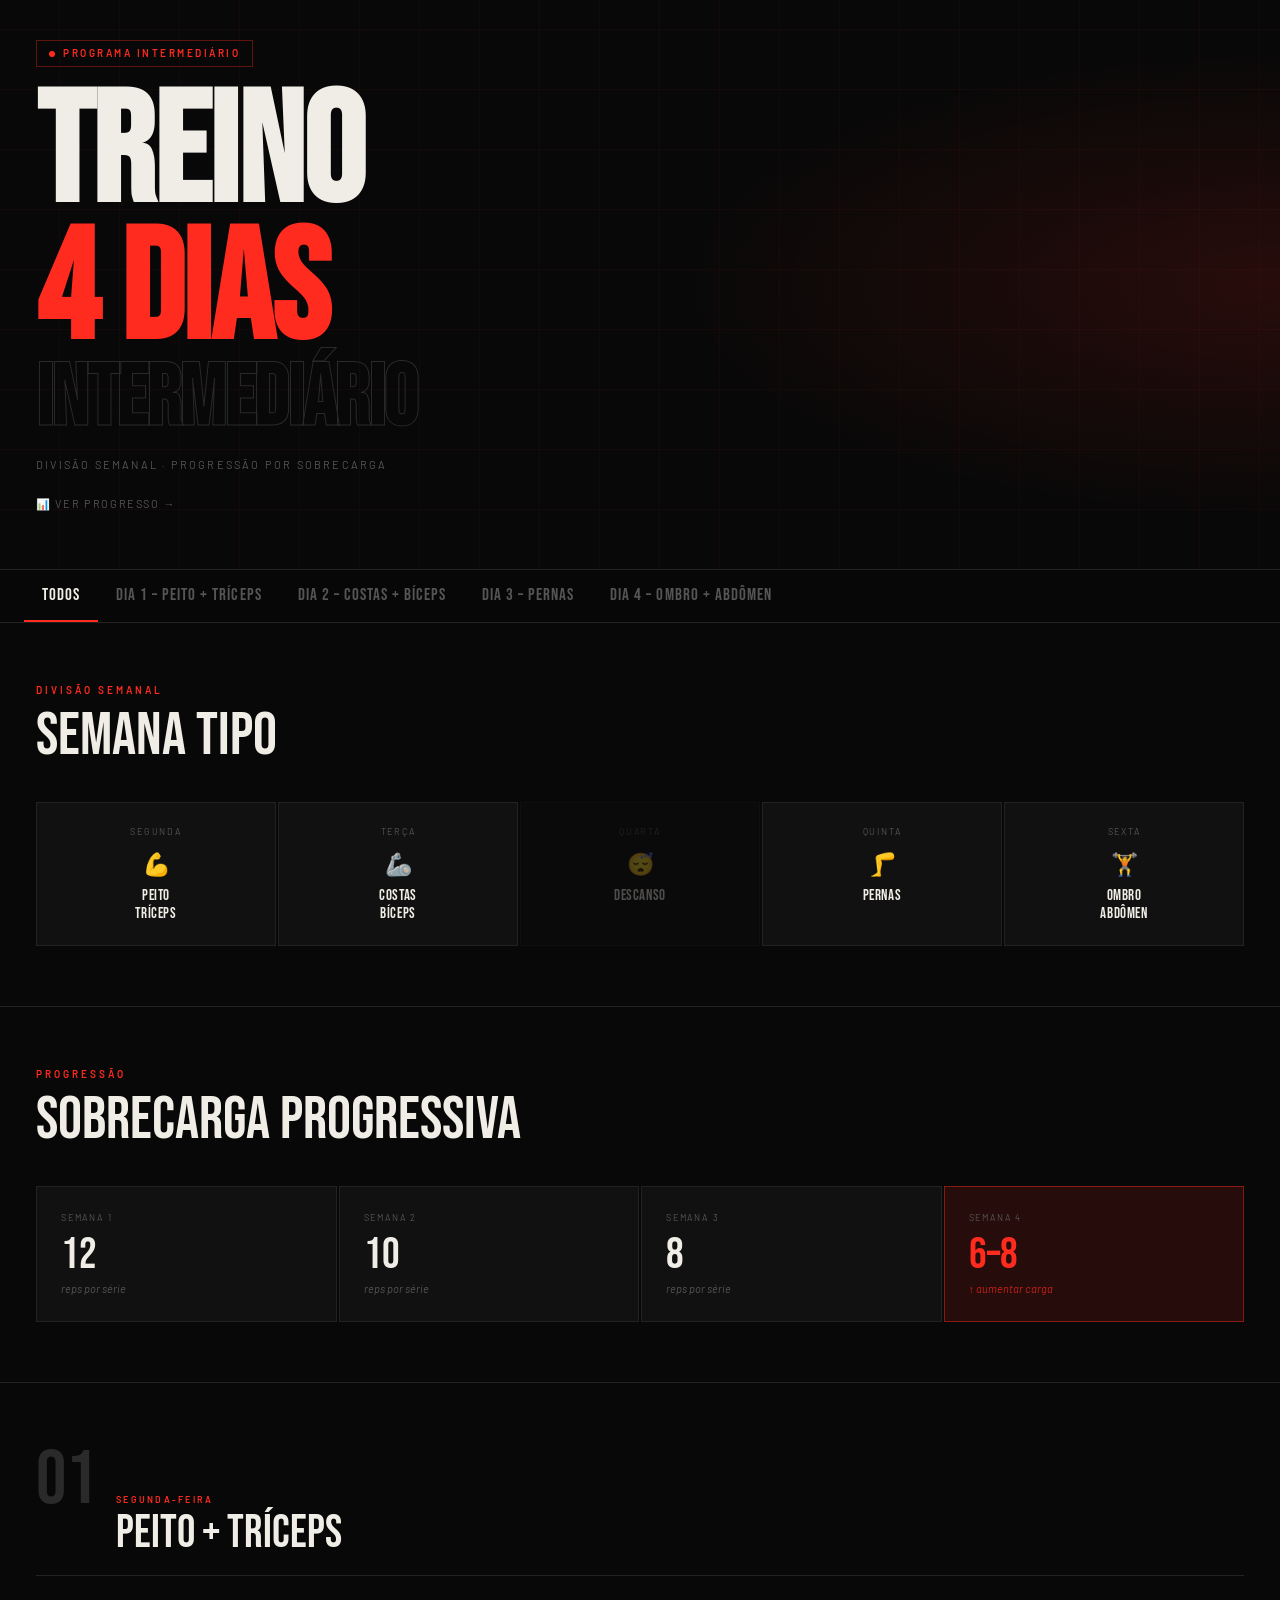
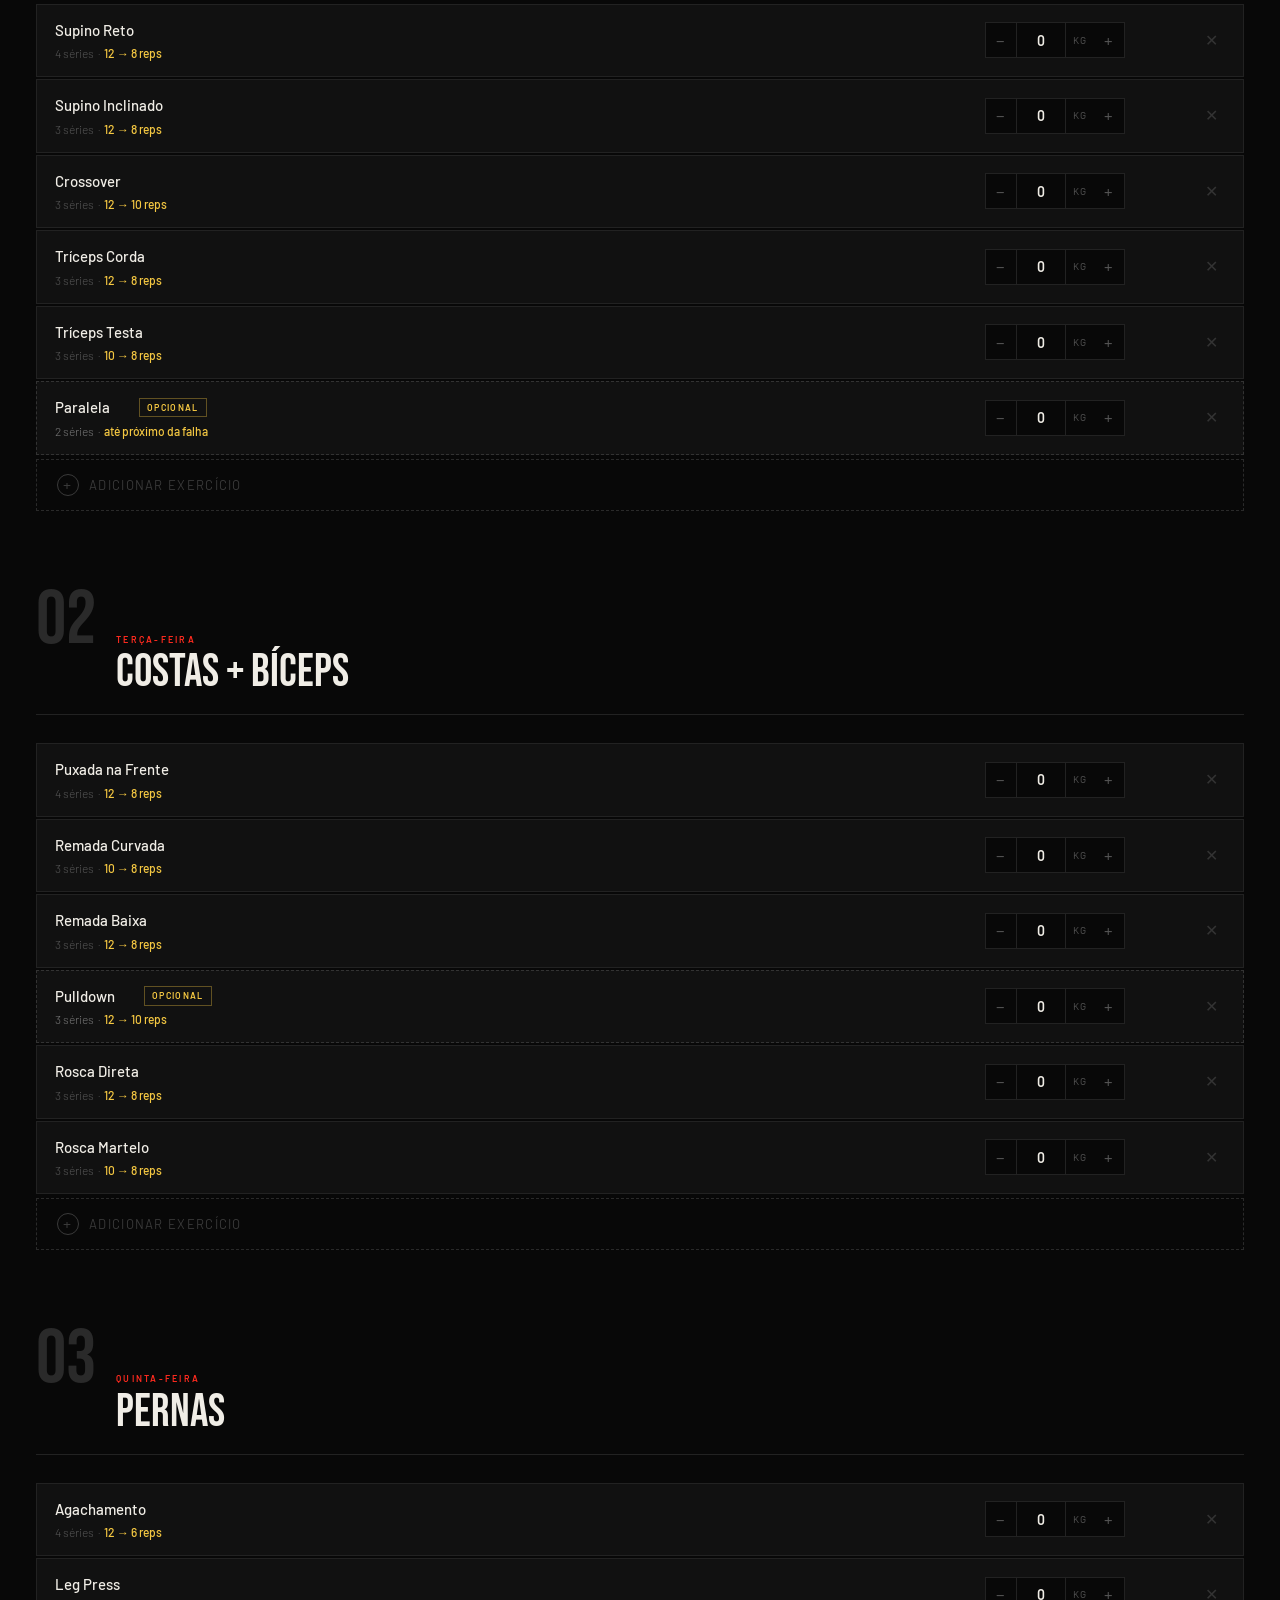
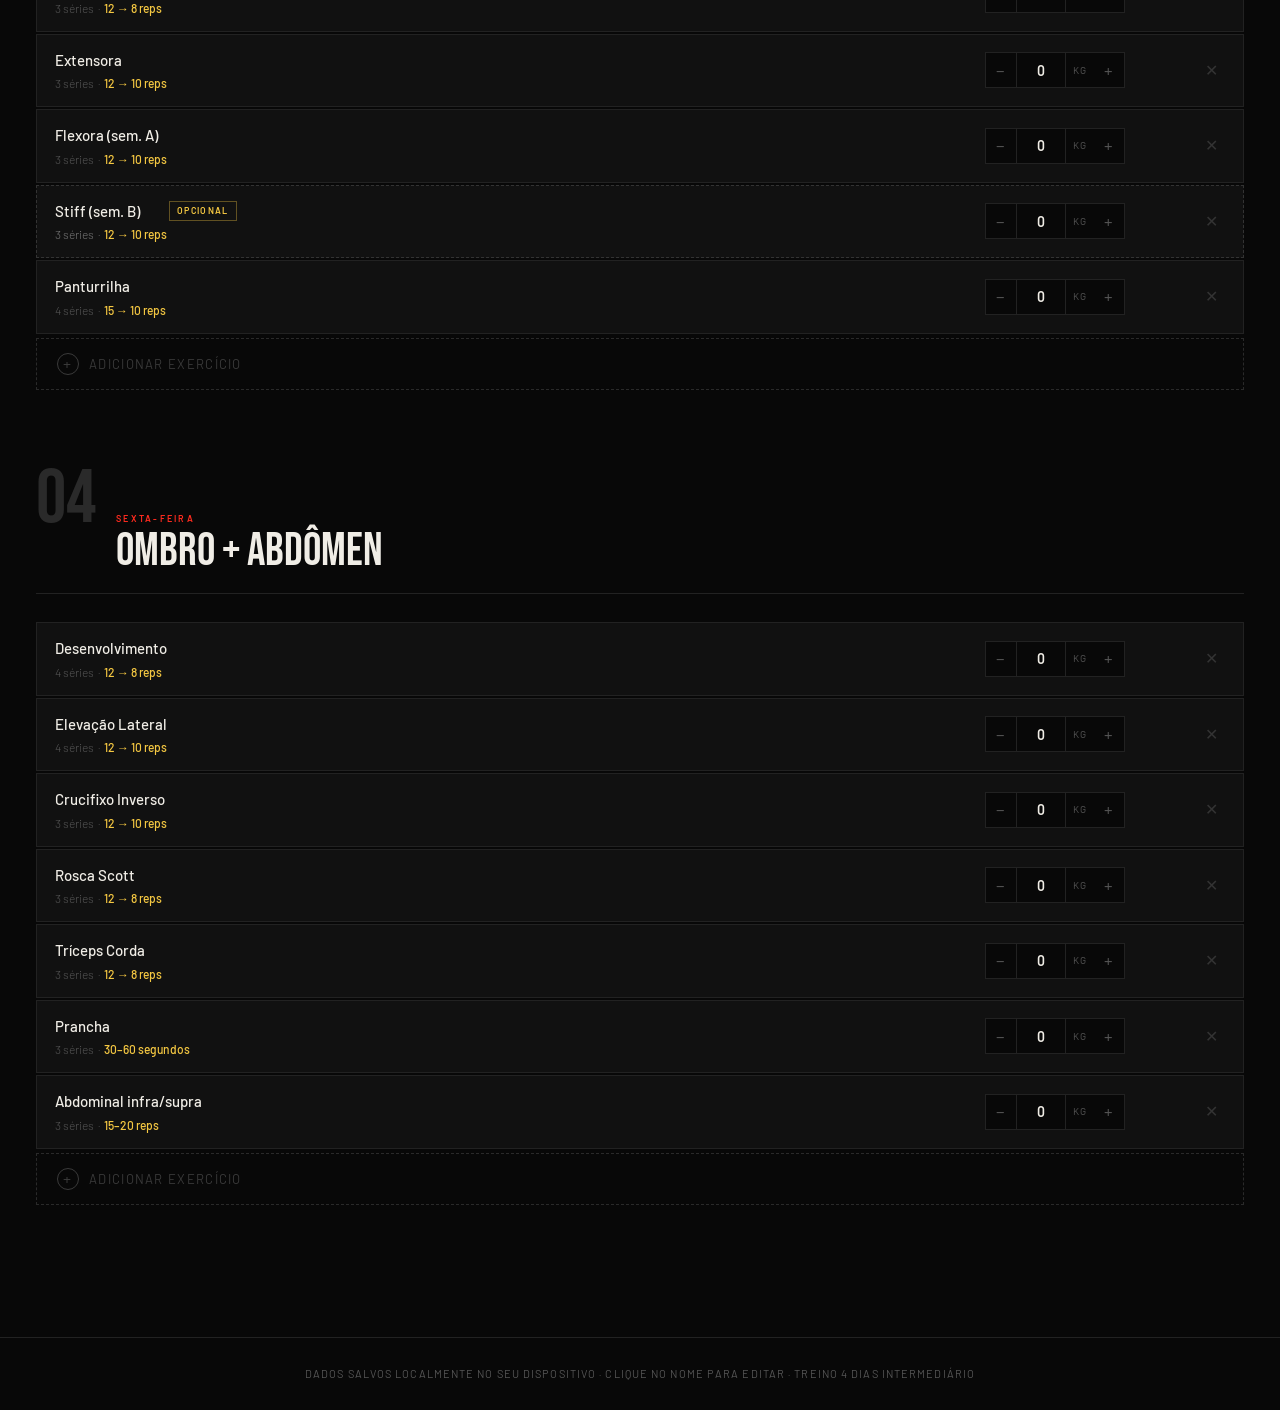
<file: index.html>
<!DOCTYPE html>
<html lang="pt-BR">
<head>
<meta charset="UTF-8">
<meta name="viewport" content="width=device-width, initial-scale=1.0">
<title>TREINO 4 DIAS</title>
<link href="https://fonts.googleapis.com/css2?family=Bebas+Neue&family=Barlow:ital,wght@0,300;0,400;0,500;0,600;1,300&display=swap" rel="stylesheet">
<style>
:root {
  --bg: #080808;
  --surface: #111111;
  --surface2: #181818;
  --border: #222222;
  --red: #ff2b1f;
  --red-glow: rgba(255,43,31,.12);
  --yellow: #f5c842;
  --white: #f0ede6;
  --muted: #555;
  --muted2: #2a2a2a;
  --font-d: 'Bebas Neue', sans-serif;
  --font-b: 'Barlow', sans-serif;
}
*, *::before, *::after { box-sizing: border-box; margin: 0; padding: 0; }
html { scroll-behavior: smooth; }
body {
  background: var(--bg);
  color: var(--white);
  font-family: var(--font-b);
  font-size: 14px;
  line-height: 1.5;
  min-height: 100vh;
}

/* HERO */
.hero {
  position: relative;
  padding: 40px 36px 56px;
  overflow: hidden;
  border-bottom: 1px solid var(--border);
}
.hero-bg {
  position: absolute; inset: 0; pointer-events: none;
  background:
    radial-gradient(ellipse 80% 70% at 100% 50%, rgba(255,43,31,.13) 0%, transparent 60%),
    repeating-linear-gradient(90deg, transparent 0px, transparent 59px, rgba(255,43,31,.045) 59px, rgba(255,43,31,.045) 60px),
    repeating-linear-gradient(0deg, transparent 0px, transparent 59px, rgba(255,43,31,.045) 59px, rgba(255,43,31,.045) 60px);
}
.hero-badge {
  display: inline-flex; align-items: center; gap: 8px;
  margin-bottom: 20px;
  font-size: 10px; letter-spacing: .25em; text-transform: uppercase;
  color: var(--red); font-weight: 600;
  border: 1px solid rgba(255,43,31,.35); padding: 5px 12px;
  position: relative;
}
.hero-badge::before {
  content: ''; width: 6px; height: 6px;
  background: var(--red); border-radius: 50%;
  animation: blink 1.8s ease-in-out infinite;
}
@keyframes blink { 0%,100%{opacity:1;transform:scale(1)} 50%{opacity:.3;transform:scale(.65)} }
.hero-title {
  font-family: var(--font-d);
  font-size: clamp(64px, 13vw, 156px);
  line-height: .88; letter-spacing: -.01em; position: relative;
}
.hero-title .t1 { display: block; color: var(--white); }
.hero-title .t2 { display: block; color: var(--red); }
.hero-title .t3 { display: block; color: transparent; -webkit-text-stroke: 1px var(--muted2); font-size: .55em; }
.hero-sub {
  margin-top: 20px; font-size: 11px;
  letter-spacing: .2em; text-transform: uppercase;
  color: var(--muted); position: relative;
}

/* NAV */
.nav-wrap {
  position: sticky; top: 0; z-index: 50;
  background: rgba(8,8,8,.94); backdrop-filter: blur(14px);
  border-bottom: 1px solid var(--border);
}
.nav { display: flex; overflow-x: auto; scrollbar-width: none; padding: 0 24px; }
.nav::-webkit-scrollbar { display: none; }
.nav-btn {
  font-family: var(--font-d); font-size: 17px; letter-spacing: .06em;
  color: var(--muted); background: none; border: none;
  padding: 15px 18px; cursor: pointer;
  border-bottom: 2px solid transparent; white-space: nowrap;
  transition: color .2s, border-color .2s;
}
.nav-btn:hover { color: var(--white); }
.nav-btn.active { color: var(--white); border-bottom-color: var(--red); }

/* SECTION SHARED */
.section { padding: 60px 36px; border-bottom: 1px solid var(--border); }
.eyebrow {
  font-size: 10px; letter-spacing: .3em; text-transform: uppercase;
  color: var(--red); font-weight: 600; margin-bottom: 8px;
}
.sec-title {
  font-family: var(--font-d);
  font-size: clamp(36px, 5vw, 60px); line-height: 1; margin-bottom: 36px;
}

/* WEEK GRID */
.week-grid { display: grid; grid-template-columns: repeat(5,1fr); gap: 2px; }
.week-card {
  background: var(--surface); border: 1px solid var(--border);
  padding: 22px 14px; text-align: center;
  cursor: pointer; position: relative; overflow: hidden;
  transition: background .2s, border-color .2s, transform .15s;
}
.week-card:not(.rest):hover { background: var(--surface2); border-color: var(--red); transform: translateY(-2px); }
.week-card::after {
  content: ''; position: absolute; bottom: 0; left: 0; right: 0;
  height: 2px; background: var(--red); transform: scaleX(0); transition: transform .25s;
}
.week-card:not(.rest):hover::after { transform: scaleX(1); }
.week-card.rest { opacity: .3; cursor: default; }
.wc-day { font-size: 9px; letter-spacing: .2em; text-transform: uppercase; color: var(--muted); margin-bottom: 9px; }
.wc-icon { font-size: 22px; margin-bottom: 7px; display: block; }
.wc-muscles { font-family: var(--font-d); font-size: 15px; letter-spacing: .04em; line-height: 1.2; }

/* PROGRESSION */
.prog-grid { display: grid; grid-template-columns: repeat(4,1fr); gap: 2px; }
.prog-card { background: var(--surface); border: 1px solid var(--border); padding: 24px; }
.prog-card.hi { border-color: rgba(255,43,31,.45); background: var(--red-glow); }
.prog-week { font-size: 9px; letter-spacing: .2em; text-transform: uppercase; color: var(--muted); margin-bottom: 8px; }
.prog-reps { font-family: var(--font-d); font-size: 44px; line-height: 1; color: var(--white); margin-bottom: 4px; }
.prog-card.hi .prog-reps { color: var(--red); }
.prog-note { font-size: 11px; color: var(--muted); font-style: italic; }
.prog-card.hi .prog-note { color: rgba(255,43,31,.75); }

/* DAYS SECTION */
.days-section { padding: 60px 36px; }
.day-block { margin-bottom: 72px; display: none; }
.day-block.visible { display: block; }
.day-header {
  display: flex; align-items: baseline; gap: 20px;
  margin-bottom: 28px; padding-bottom: 18px;
  border-bottom: 1px solid var(--border);
}
.day-num { font-family: var(--font-d); font-size: 76px; color: var(--muted2); line-height: 1; }
.day-label { font-size: 9px; letter-spacing: .25em; text-transform: uppercase; color: var(--red); font-weight: 600; margin-bottom: 4px; }
.day-name { font-family: var(--font-d); font-size: clamp(26px, 4vw, 46px); line-height: 1; }

/* EXERCISE ROWS */
.exercise-list { display: flex; flex-direction: column; gap: 2px; }
.exercise-row {
  display: grid;
  grid-template-columns: 1fr auto auto auto;
  align-items: center; gap: 12px;
  background: var(--surface); border: 1px solid var(--border);
  padding: 14px 18px;
  transition: background .15s;
  animation: fadeUp .22s ease both;
}
.exercise-row:hover { background: var(--surface2); }
.exercise-row.optional { border-style: dashed; border-color: #333; }
.exercise-row.optional .ex-meta { color: #777; }

/* OPTIONAL BADGE */
.ex-badge {
  display: inline-block; font-size: 9px; letter-spacing: .15em;
  text-transform: uppercase; color: var(--yellow);
  border: 1px solid rgba(245,200,66,.35); padding: 2px 7px;
  margin-left: 8px; vertical-align: middle; font-weight: 600;
}

/* EDITABLE NAME */
.ex-name {
  font-size: 15px; font-weight: 500; color: var(--white);
  margin-bottom: 2px; cursor: pointer;
  display: flex; align-items: center; gap: 6px;
  border-bottom: 1px dashed transparent;
  transition: border-color .15s;
}
.ex-name:hover { border-bottom-color: rgba(255,255,255,.2); }
.ex-name:hover .edit-icon { opacity: 1; }
.edit-icon {
  font-size: 11px; opacity: 0; transition: opacity .15s;
  color: var(--muted); flex-shrink: 0;
}
.ex-name-input {
  font-size: 15px; font-weight: 500; color: var(--white);
  background: transparent;
  border: none; border-bottom: 1px solid var(--red);
  outline: none; width: 100%;
  font-family: var(--font-b);
  padding-bottom: 1px;
}

.ex-meta { font-size: 12px; color: var(--muted); font-weight: 300; }
.ex-meta span { color: var(--yellow); font-weight: 500; }

/* DELETE BTN */
.del-btn {
  width: 28px; height: 28px; background: none;
  border: 1px solid transparent; color: #333;
  font-size: 16px; cursor: pointer; border-radius: 2px;
  display: flex; align-items: center; justify-content: center;
  transition: color .15s, border-color .15s, background .15s;
  flex-shrink: 0;
}
.del-btn:hover { color: var(--red); border-color: rgba(255,43,31,.3); background: rgba(255,43,31,.06); }

/* KG CONTROL */
.kg-wrap { display: flex; align-items: center; border: 1px solid var(--border); background: var(--bg); flex-shrink: 0; }
.kg-btn {
  width: 30px; height: 34px; background: none; border: none;
  color: var(--muted); font-size: 17px; cursor: pointer;
  display: flex; align-items: center; justify-content: center;
  font-family: var(--font-b); line-height: 1;
  transition: color .15s, background .15s;
}
.kg-btn:hover { color: var(--white); background: var(--surface); }
.kg-input {
  width: 50px; height: 34px; background: none;
  border: none;
  border-left: 1px solid var(--border); border-right: 1px solid var(--border);
  color: var(--white); text-align: center;
  font-size: 14px; font-family: var(--font-b); font-weight: 600;
  outline: none; -moz-appearance: textfield;
}
.kg-input::-webkit-outer-spin-button,
.kg-input::-webkit-inner-spin-button { -webkit-appearance: none; }
.kg-unit { font-size: 10px; color: var(--muted); padding: 0 7px; letter-spacing: .08em; text-transform: uppercase; }

/* SAVED INDICATOR */
.ex-saved {
  font-size: 10px; color: transparent; min-width: 48px;
  letter-spacing: .12em; text-transform: uppercase;
  font-weight: 600; transition: color .35s; white-space: nowrap; text-align: right;
}
.ex-saved.show { color: var(--red); }

/* ADD EXERCISE BUTTON */
.add-ex-btn {
  display: flex; align-items: center; gap: 10px;
  margin-top: 4px;
  width: 100%;
  background: none;
  border: 1px dashed #2a2a2a;
  color: #3a3a3a;
  padding: 14px 20px;
  cursor: pointer;
  font-family: var(--font-b); font-size: 13px;
  letter-spacing: .1em; text-transform: uppercase;
  transition: border-color .2s, color .2s, background .2s;
}
.add-ex-btn:hover {
  border-color: rgba(255,43,31,.4);
  color: var(--red);
  background: rgba(255,43,31,.04);
}
.add-ex-btn .plus-icon {
  width: 22px; height: 22px;
  border: 1px solid currentColor; border-radius: 50%;
  display: flex; align-items: center; justify-content: center;
  font-size: 16px; line-height: 1; flex-shrink: 0;
  transition: background .2s;
}

/* ADD MODAL */
.modal-overlay {
  position: fixed; inset: 0; z-index: 100;
  background: rgba(0,0,0,.75); backdrop-filter: blur(6px);
  display: flex; align-items: center; justify-content: center;
  opacity: 0; pointer-events: none;
  transition: opacity .2s;
}
.modal-overlay.open { opacity: 1; pointer-events: all; }
.modal {
  background: var(--surface); border: 1px solid #2a2a2a;
  padding: 36px 32px; width: 90%; max-width: 420px;
  transform: translateY(20px); transition: transform .25s cubic-bezier(.22,1,.36,1);
}
.modal-overlay.open .modal { transform: translateY(0); }
.modal-title {
  font-family: var(--font-d); font-size: 32px;
  color: var(--white); margin-bottom: 6px;
}
.modal-sub { font-size: 11px; color: var(--muted); letter-spacing: .1em; text-transform: uppercase; margin-bottom: 24px; }
.modal label { font-size: 10px; letter-spacing: .2em; text-transform: uppercase; color: var(--muted); display: block; margin-bottom: 6px; }
.modal input[type=text], .modal input[type=number] {
  width: 100%; background: var(--bg); border: 1px solid var(--border);
  color: var(--white); padding: 10px 14px; font-size: 14px;
  font-family: var(--font-b); outline: none; margin-bottom: 18px;
  transition: border-color .15s;
}
.modal input[type=text]:focus, .modal input[type=number]:focus { border-color: var(--red); }
.modal input[type=number] { -moz-appearance: textfield; }
.modal input[type=number]::-webkit-outer-spin-button,
.modal input[type=number]::-webkit-inner-spin-button { -webkit-appearance: none; }
.modal-row { display: grid; grid-template-columns: 1fr 1fr; gap: 12px; }
.modal-actions { display: flex; gap: 10px; margin-top: 6px; }
.btn-confirm {
  flex: 1; padding: 12px; background: var(--red); border: none;
  color: #fff; font-family: var(--font-d); font-size: 20px;
  letter-spacing: .06em; cursor: pointer;
  transition: opacity .15s;
}
.btn-confirm:hover { opacity: .85; }
.btn-cancel {
  padding: 12px 18px; background: none; border: 1px solid var(--border);
  color: var(--muted); font-family: var(--font-b); font-size: 13px;
  cursor: pointer; transition: border-color .15s, color .15s;
}
.btn-cancel:hover { border-color: var(--muted); color: var(--white); }

/* TOAST */
.toast {
  position: fixed; bottom: 24px; right: 24px;
  background: var(--surface); border: 1px solid var(--red);
  color: var(--white); padding: 11px 18px;
  font-size: 13px; font-weight: 500; letter-spacing: .05em;
  transform: translateY(60px); opacity: 0;
  transition: transform .3s cubic-bezier(.22,1,.36,1), opacity .3s;
  z-index: 200; pointer-events: none;
}
.toast.show { transform: translateY(0); opacity: 1; }

footer {
  border-top: 1px solid var(--border);
  padding: 28px 36px; text-align: center;
  font-size: 11px; color: var(--muted);
  letter-spacing: .1em; text-transform: uppercase;
}

@keyframes fadeUp {
  from { opacity:0; transform:translateY(12px); }
  to   { opacity:1; transform:translateY(0); }
}

@media(max-width:680px){
  .hero,.section,.days-section{ padding-left:18px; padding-right:18px; }
  .week-grid{ grid-template-columns:repeat(3,1fr); }
  .prog-grid{ grid-template-columns:repeat(2,1fr); }
  .exercise-row{ grid-template-columns:1fr auto; grid-template-rows:auto auto; gap:10px; }
  .exercise-row .ex-saved{ display:none; }
  .day-num{ font-size:52px; }
}
</style>
</head>
<body>

<!-- HERO -->
<div class="hero">
  <div class="hero-bg"></div>
  <div class="hero-badge">Programa Intermediário</div>
  <h1 class="hero-title">
    <span class="t1">TREINO</span>
    <span class="t2">4 DIAS</span>
    <span class="t3">INTERMEDIÁRIO</span>
  </h1>
  <p class="hero-sub">Divisão semanal · Progressão por sobrecarga</p>
  <a href="dashboard.html" style="display:inline-flex;align-items:center;gap:8px;font-size:11px;letter-spacing:.15em;text-transform:uppercase;color:#555;text-decoration:none;margin-top:22px;position:relative;transition:color .15s;" onmouseover="this.style.color='#ff2b1f'" onmouseout="this.style.color='#555'">📊 Ver progresso →</a>
</div>

<!-- NAV -->
<div class="nav-wrap">
  <div class="nav">
    <button class="nav-btn active" onclick="showDay('all')">Todos</button>
    <button class="nav-btn" onclick="showDay('dia1')">Dia 1 – Peito + Tríceps</button>
    <button class="nav-btn" onclick="showDay('dia2')">Dia 2 – Costas + Bíceps</button>
    <button class="nav-btn" onclick="showDay('dia3')">Dia 3 – Pernas</button>
    <button class="nav-btn" onclick="showDay('dia4')">Dia 4 – Ombro + Abdômen</button>
  </div>
</div>

<!-- WEEK OVERVIEW -->
<div class="section">
  <div class="eyebrow">Divisão Semanal</div>
  <div class="sec-title">Semana Tipo</div>
  <div class="week-grid">
    <div class="week-card" onclick="showDay('dia1')">
      <div class="wc-day">Segunda</div>
      <span class="wc-icon">💪</span>
      <div class="wc-muscles">Peito<br>Tríceps</div>
    </div>
    <div class="week-card" onclick="showDay('dia2')">
      <div class="wc-day">Terça</div>
      <span class="wc-icon">🦾</span>
      <div class="wc-muscles">Costas<br>Bíceps</div>
    </div>
    <div class="week-card rest">
      <div class="wc-day">Quarta</div>
      <span class="wc-icon">😴</span>
      <div class="wc-muscles">Descanso</div>
    </div>
    <div class="week-card" onclick="showDay('dia3')">
      <div class="wc-day">Quinta</div>
      <span class="wc-icon">🦵</span>
      <div class="wc-muscles">Pernas</div>
    </div>
    <div class="week-card" onclick="showDay('dia4')">
      <div class="wc-day">Sexta</div>
      <span class="wc-icon">🏋️</span>
      <div class="wc-muscles">Ombro<br>Abdômen</div>
    </div>
  </div>
</div>

<!-- PROGRESSÃO -->
<div class="section">
  <div class="eyebrow">Progressão</div>
  <div class="sec-title">Sobrecarga Progressiva</div>
  <div class="prog-grid">
    <div class="prog-card">
      <div class="prog-week">Semana 1</div>
      <div class="prog-reps">12</div>
      <div class="prog-note">reps por série</div>
    </div>
    <div class="prog-card">
      <div class="prog-week">Semana 2</div>
      <div class="prog-reps">10</div>
      <div class="prog-note">reps por série</div>
    </div>
    <div class="prog-card">
      <div class="prog-week">Semana 3</div>
      <div class="prog-reps">8</div>
      <div class="prog-note">reps por série</div>
    </div>
    <div class="prog-card hi">
      <div class="prog-week">Semana 4</div>
      <div class="prog-reps">6–8</div>
      <div class="prog-note">↑ aumentar carga</div>
    </div>
  </div>
</div>

<!-- TRAINING DAYS -->
<div class="days-section">

  <div class="day-block visible" id="dia1">
    <div class="day-header">
      <div class="day-num">01</div>
      <div>
        <div class="day-label">Segunda-feira</div>
        <div class="day-name">Peito + Tríceps</div>
      </div>
    </div>
    <div class="exercise-list" id="list-dia1"></div>
    <button class="add-ex-btn" onclick="openModal('dia1')">
      <span class="plus-icon">+</span> Adicionar exercício
    </button>
  </div>

  <div class="day-block visible" id="dia2">
    <div class="day-header">
      <div class="day-num">02</div>
      <div>
        <div class="day-label">Terça-feira</div>
        <div class="day-name">Costas + Bíceps</div>
      </div>
    </div>
    <div class="exercise-list" id="list-dia2"></div>
    <button class="add-ex-btn" onclick="openModal('dia2')">
      <span class="plus-icon">+</span> Adicionar exercício
    </button>
  </div>

  <div class="day-block visible" id="dia3">
    <div class="day-header">
      <div class="day-num">03</div>
      <div>
        <div class="day-label">Quinta-feira</div>
        <div class="day-name">Pernas</div>
      </div>
    </div>
    <div class="exercise-list" id="list-dia3"></div>
    <button class="add-ex-btn" onclick="openModal('dia3')">
      <span class="plus-icon">+</span> Adicionar exercício
    </button>
  </div>

  <div class="day-block visible" id="dia4">
    <div class="day-header">
      <div class="day-num">04</div>
      <div>
        <div class="day-label">Sexta-feira</div>
        <div class="day-name">Ombro + Abdômen</div>
      </div>
    </div>
    <div class="exercise-list" id="list-dia4"></div>
    <button class="add-ex-btn" onclick="openModal('dia4')">
      <span class="plus-icon">+</span> Adicionar exercício
    </button>
  </div>

</div>

<footer>Dados salvos localmente no seu dispositivo · Clique no nome para editar · Treino 4 Dias Intermediário</footer>
<div class="toast" id="toast"></div>

<!-- ADD EXERCISE MODAL -->
<div class="modal-overlay" id="modal" onclick="handleOverlayClick(event)">
  <div class="modal">
    <div class="modal-title">Novo Exercício</div>
    <div class="modal-sub" id="modal-day-label">–</div>
    <label>Nome do exercício</label>
    <input type="text" id="modal-name" placeholder="ex: Rosca Scott" />
    <div class="modal-row">
      <div>
        <label>Séries</label>
        <input type="text" id="modal-sets" placeholder="ex: 3 séries" />
      </div>
      <div>
        <label>Repetições</label>
        <input type="text" id="modal-reps" placeholder="ex: 12 → 8 reps" />
      </div>
    </div>
    <div class="modal-actions">
      <button class="btn-cancel" onclick="closeModal()">Cancelar</button>
      <button class="btn-confirm" onclick="confirmAdd()">ADICIONAR</button>
    </div>
  </div>
</div>

<script>
// ─── BASE TREINO DATA ───────────────────────────────────────────────────────
// Atualizado conforme revisão do treino:
// Dia 1: removido Crucifixo (manter apenas Crossover), Paralela marcada como opcional
// Dia 2: removida Rosca Alternada, adicionado Pulldown (opcional)
// Dia 3: Flexora marcada como alternável com Stiff (Stiff opcional adicionado)
// Dia 4: removida Elevação Frontal, adicionados Rosca Scott e Tríceps Corda, Elevação Lateral 3→4 séries
const BASE_TREINO = {
  dia1: [
    { id:'supino-reto',    name:'Supino Reto',          sets:'4 séries', reps:'12 → 8 reps' },
    { id:'supino-incl',    name:'Supino Inclinado',      sets:'3 séries', reps:'12 → 8 reps' },
    { id:'crossover',      name:'Crossover',             sets:'3 séries', reps:'12 → 10 reps' },
    { id:'tri-corda',      name:'Tríceps Corda',         sets:'3 séries', reps:'12 → 8 reps' },
    { id:'tri-testa',      name:'Tríceps Testa',         sets:'3 séries', reps:'10 → 8 reps' },
    { id:'paralela',       name:'Paralela',              sets:'2 séries', reps:'até próximo da falha', optional:true },
  ],
  dia2: [
    { id:'puxada',         name:'Puxada na Frente',      sets:'4 séries', reps:'12 → 8 reps' },
    { id:'remada-curv',    name:'Remada Curvada',        sets:'3 séries', reps:'10 → 8 reps' },
    { id:'remada-baixa',   name:'Remada Baixa',          sets:'3 séries', reps:'12 → 8 reps' },
    { id:'pulldown',       name:'Pulldown',              sets:'3 séries', reps:'12 → 10 reps', optional:true },
    { id:'rosca-direta',   name:'Rosca Direta',          sets:'3 séries', reps:'12 → 8 reps' },
    { id:'rosca-martelo',  name:'Rosca Martelo',         sets:'3 séries', reps:'10 → 8 reps' },
  ],
  dia3: [
    { id:'agachamento',    name:'Agachamento',           sets:'4 séries', reps:'12 → 6 reps' },
    { id:'leg-press',      name:'Leg Press',             sets:'3 séries', reps:'12 → 8 reps' },
    { id:'extensora',      name:'Extensora',             sets:'3 séries', reps:'12 → 10 reps' },
    { id:'flexora',        name:'Flexora (sem. A)',      sets:'3 séries', reps:'12 → 10 reps' },
    { id:'stiff',          name:'Stiff (sem. B)',        sets:'3 séries', reps:'12 → 10 reps', optional:true },
    { id:'panturrilha',    name:'Panturrilha',           sets:'4 séries', reps:'15 → 10 reps' },
  ],
  dia4: [
    { id:'desenvolvimento',name:'Desenvolvimento',       sets:'4 séries', reps:'12 → 8 reps' },
    { id:'elev-lateral',   name:'Elevação Lateral',      sets:'4 séries', reps:'12 → 10 reps' },
    { id:'cruc-inv',       name:'Crucifixo Inverso',     sets:'3 séries', reps:'12 → 10 reps' },
    { id:'rosca-scott',    name:'Rosca Scott',           sets:'3 séries', reps:'12 → 8 reps' },
    { id:'tri-corda-d4',   name:'Tríceps Corda',         sets:'3 séries', reps:'12 → 8 reps' },
    { id:'prancha',        name:'Prancha',               sets:'3 séries', reps:'30–60 segundos' },
    { id:'abdominal',      name:'Abdominal infra/supra', sets:'3 séries', reps:'15–20 reps' },
  ],
};

const DAY_LABELS = {
  dia1: 'Dia 1 – Peito + Tríceps',
  dia2: 'Dia 2 – Costas + Bíceps',
  dia3: 'Dia 3 – Pernas',
  dia4: 'Dia 4 – Ombro + Abdômen',
};

// ─── STORAGE HELPERS ────────────────────────────────────────────────────────
function getKg(id)       { return parseFloat(localStorage.getItem('kg_' + id)) || 0; }
function setKg(id, val)  { localStorage.setItem('kg_' + id, val); }
function getName(id, fallback) { return localStorage.getItem('name_' + id) || fallback; }
function setName(id, val)      { localStorage.setItem('name_' + id, val); }

// Load/save extra exercises per day
function getExtras(day)       { return JSON.parse(localStorage.getItem('extras_' + day) || '[]'); }
function saveExtras(day, arr) { localStorage.setItem('extras_' + day, JSON.stringify(arr)); }

// ─── BUILD EXERCISE ROW ─────────────────────────────────────────────────────
function buildRow(ex, day, isExtra) {
  const kg   = getKg(ex.id);
  const name = getName(ex.id, ex.name);
  const optionalBadge = ex.optional ? '<span class="ex-badge">Opcional</span>' : '';

  const row = document.createElement('div');
  row.className = 'exercise-row' + (ex.optional ? ' optional' : '');
  row.dataset.id  = ex.id;
  row.dataset.day = day;

  row.innerHTML = `
    <div class="ex-info">
      <div class="ex-name" title="Clique para renomear" onclick="startEdit(this, '${ex.id}')">
        <span class="name-text">${escHtml(name)}</span>
        <span class="edit-icon">✎</span>
        ${optionalBadge}
      </div>
      <div class="ex-meta">${escHtml(ex.sets)} &nbsp;·&nbsp; <span>${escHtml(ex.reps)}</span></div>
    </div>
    <div class="kg-wrap">
      <button class="kg-btn" onclick="changeKg('${ex.id}',-2.5)">−</button>
      <input class="kg-input" type="number" id="kg-${ex.id}"
        value="${kg}" min="0" step="2.5"
        onchange="saveKg('${ex.id}')" oninput="saveKg('${ex.id}')">
      <div class="kg-unit">kg</div>
      <button class="kg-btn" onclick="changeKg('${ex.id}',2.5)">+</button>
    </div>
    <div class="ex-saved" id="saved-${ex.id}">salvo ✓</div>
    <button class="del-btn" title="Remover" onclick="removeRow(this, '${ex.id}', '${day}', ${isExtra})">✕</button>
  `;
  return row;
}

function escHtml(str) {
  return String(str).replace(/&/g,'&amp;').replace(/</g,'&lt;').replace(/>/g,'&gt;').replace(/"/g,'&quot;');
}

// ─── EDIT NAME IN-LINE ───────────────────────────────────────────────────────
function startEdit(nameEl, id) {
  if (nameEl.querySelector('input')) return; // already editing
  const textSpan = nameEl.querySelector('.name-text');
  const currentName = textSpan.textContent;

  const input = document.createElement('input');
  input.className = 'ex-name-input';
  input.type = 'text';
  input.value = currentName;

  nameEl.replaceWith(input);
  input.focus();
  input.select();

  function commit() {
    const newName = input.value.trim() || currentName;
    setName(id, newName);

    const newNameEl = document.createElement('div');
    newNameEl.className = 'ex-name';
    newNameEl.title = 'Clique para renomear';
    newNameEl.onclick = function() { startEdit(this, id); };
    newNameEl.innerHTML = `<span class="name-text">${escHtml(newName)}</span><span class="edit-icon">✎</span>`;
    input.replaceWith(newNameEl);
    showToast('✓ Nome atualizado!');
  }

  input.addEventListener('blur', commit);
  input.addEventListener('keydown', e => {
    if (e.key === 'Enter') { e.preventDefault(); input.blur(); }
    if (e.key === 'Escape') { input.value = currentName; input.blur(); }
  });
}

// ─── BUILD ALL LISTS ─────────────────────────────────────────────────────────
function buildLists() {
  for (const [day, exs] of Object.entries(BASE_TREINO)) {
    const list = document.getElementById('list-' + day);
    exs.forEach(ex => list.appendChild(buildRow(ex, day, false)));

    // extras from storage
    getExtras(day).forEach(ex => list.appendChild(buildRow(ex, day, true)));
  }
}

// ─── REMOVE ROW ──────────────────────────────────────────────────────────────
function removeRow(btn, id, day, isExtra) {
  const row = btn.closest('.exercise-row');

  if (isExtra) {
    const extras = getExtras(day).filter(e => e.id !== id);
    saveExtras(day, extras);
  }

  row.style.transition = 'opacity .2s, transform .2s';
  row.style.opacity = '0';
  row.style.transform = 'translateX(12px)';
  setTimeout(() => row.remove(), 200);
  showToast('Exercício removido.');
}

// ─── KG ACTIONS ─────────────────────────────────────────────────────────────
let toastTimer;
function showToast(msg) {
  const t = document.getElementById('toast');
  t.textContent = msg;
  t.classList.add('show');
  clearTimeout(toastTimer);
  toastTimer = setTimeout(() => t.classList.remove('show'), 1800);
}

function saveKg(id) {
  const input = document.getElementById('kg-' + id);
  let val = parseFloat(input.value);
  if (isNaN(val) || val < 0) val = 0;
  input.value = val;
  setKg(id, val);
  const el = document.getElementById('saved-' + id);
  if (el) { el.classList.add('show'); setTimeout(() => el.classList.remove('show'), 1400); }
  showToast('✓ Carga salva!');
}

function changeKg(id, delta) {
  const input = document.getElementById('kg-' + id);
  let val = Math.max(0, Math.round(((parseFloat(input.value) || 0) + delta) * 10) / 10);
  input.value = val;
  saveKg(id);
}

// ─── ADD EXERCISE MODAL ──────────────────────────────────────────────────────
let modalTargetDay = null;

function openModal(day) {
  modalTargetDay = day;
  document.getElementById('modal-day-label').textContent = DAY_LABELS[day] || day;
  document.getElementById('modal-name').value = '';
  document.getElementById('modal-sets').value = '3 séries';
  document.getElementById('modal-reps').value = '12 → 10 reps';
  document.getElementById('modal').classList.add('open');
  setTimeout(() => document.getElementById('modal-name').focus(), 120);
}

function closeModal() {
  document.getElementById('modal').classList.remove('open');
  modalTargetDay = null;
}

function handleOverlayClick(e) {
  if (e.target === document.getElementById('modal')) closeModal();
}

function confirmAdd() {
  const name = document.getElementById('modal-name').value.trim();
  if (!name) { document.getElementById('modal-name').focus(); return; }

  const sets = document.getElementById('modal-sets').value.trim() || '3 séries';
  const reps = document.getElementById('modal-reps').value.trim() || '–';
  const id   = 'custom-' + Date.now();
  const ex   = { id, name, sets, reps };

  const extras = getExtras(modalTargetDay);
  extras.push(ex);
  saveExtras(modalTargetDay, extras);

  const list = document.getElementById('list-' + modalTargetDay);
  const row  = buildRow(ex, modalTargetDay, true);
  list.appendChild(row);

  closeModal();
  showToast('✓ Exercício adicionado!');
}

// Allow Enter to submit modal
document.addEventListener('keydown', e => {
  if (e.key === 'Enter' && document.getElementById('modal').classList.contains('open')) {
    const focused = document.activeElement;
    if (focused && focused.id !== 'modal-name') confirmAdd();
  }
  if (e.key === 'Escape') closeModal();
});

// ─── NAV / FILTER ────────────────────────────────────────────────────────────
function showDay(which) {
  ['dia1','dia2','dia3','dia4'].forEach(d => {
    document.getElementById(d).classList.toggle('visible', which === 'all' || which === d);
  });
  document.querySelectorAll('.nav-btn').forEach((btn, i) => {
    btn.classList.toggle('active', ['all','dia1','dia2','dia3','dia4'][i] === which);
  });
  if (which !== 'all') {
    setTimeout(() => document.getElementById(which)?.scrollIntoView({behavior:'smooth',block:'start'}), 60);
  }
}

// ─── INIT ────────────────────────────────────────────────────────────────────
buildLists();
</script>
</body>
</html>
</file>
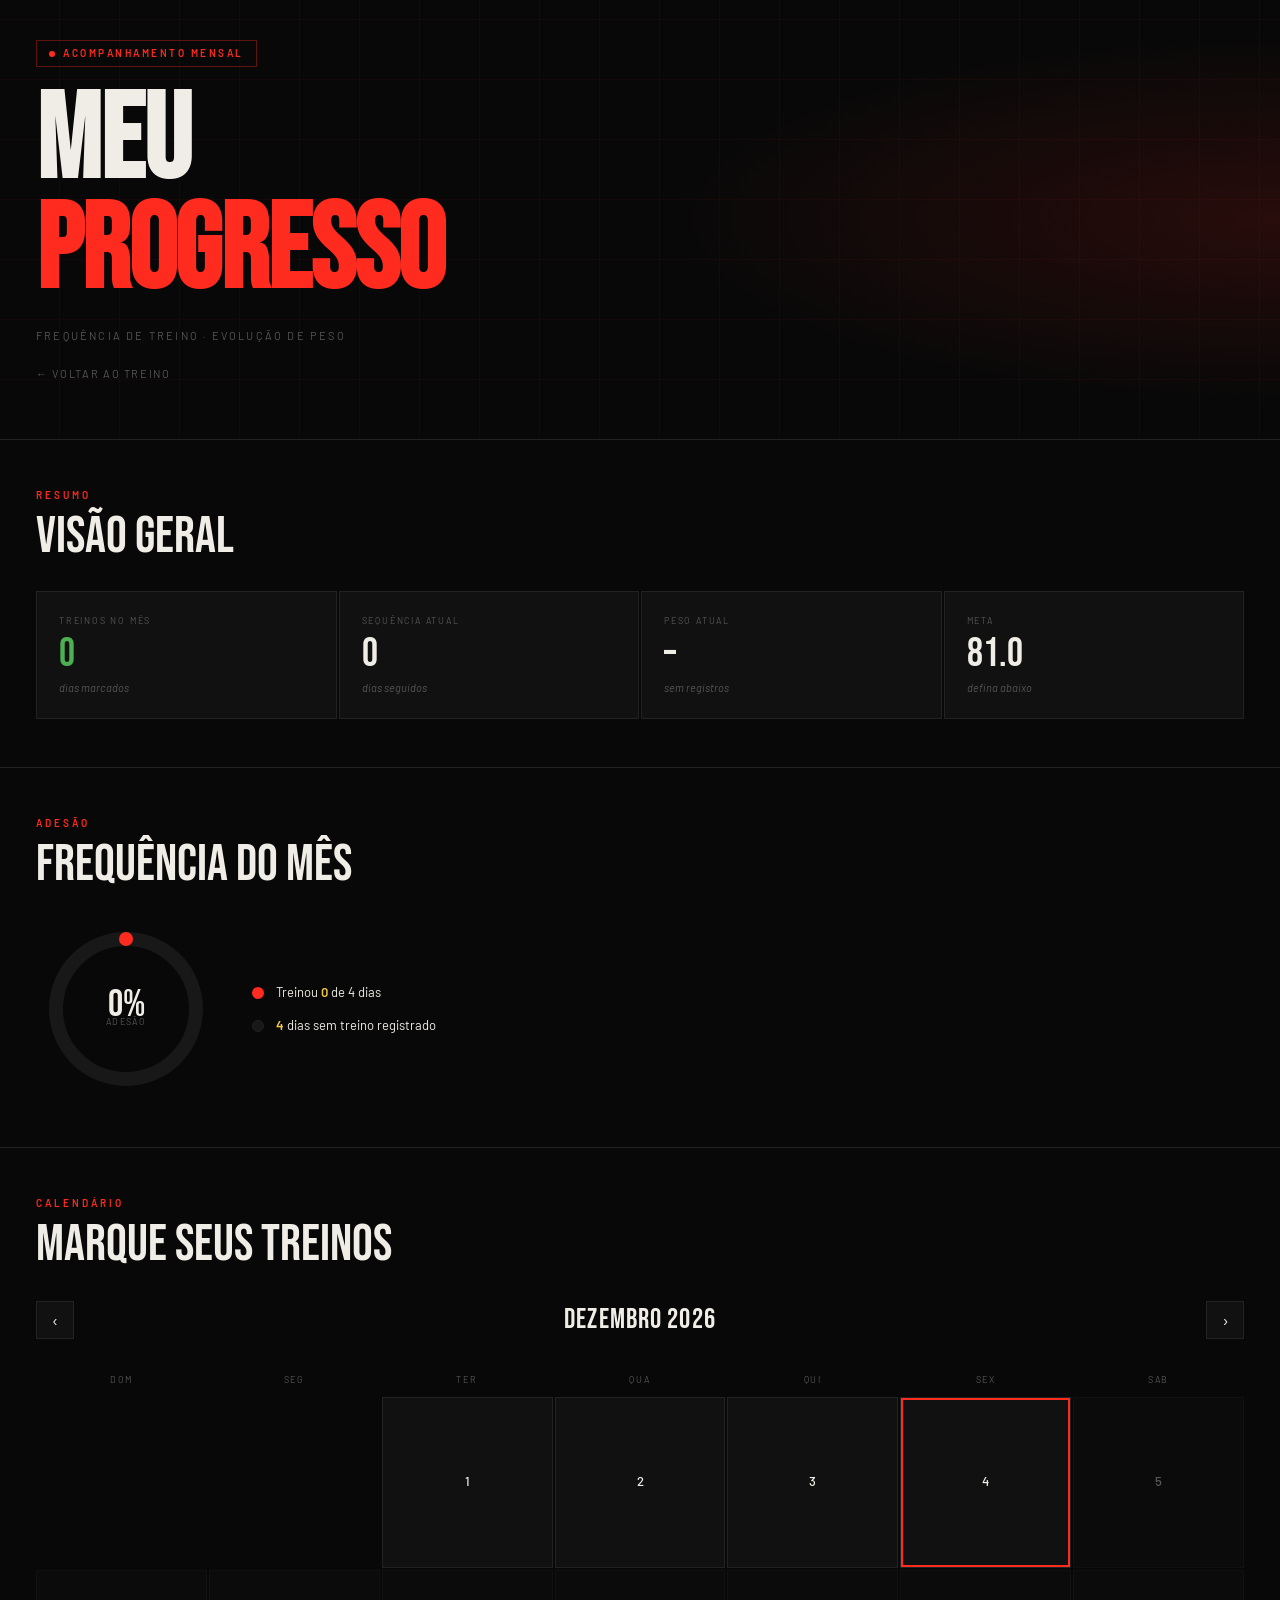
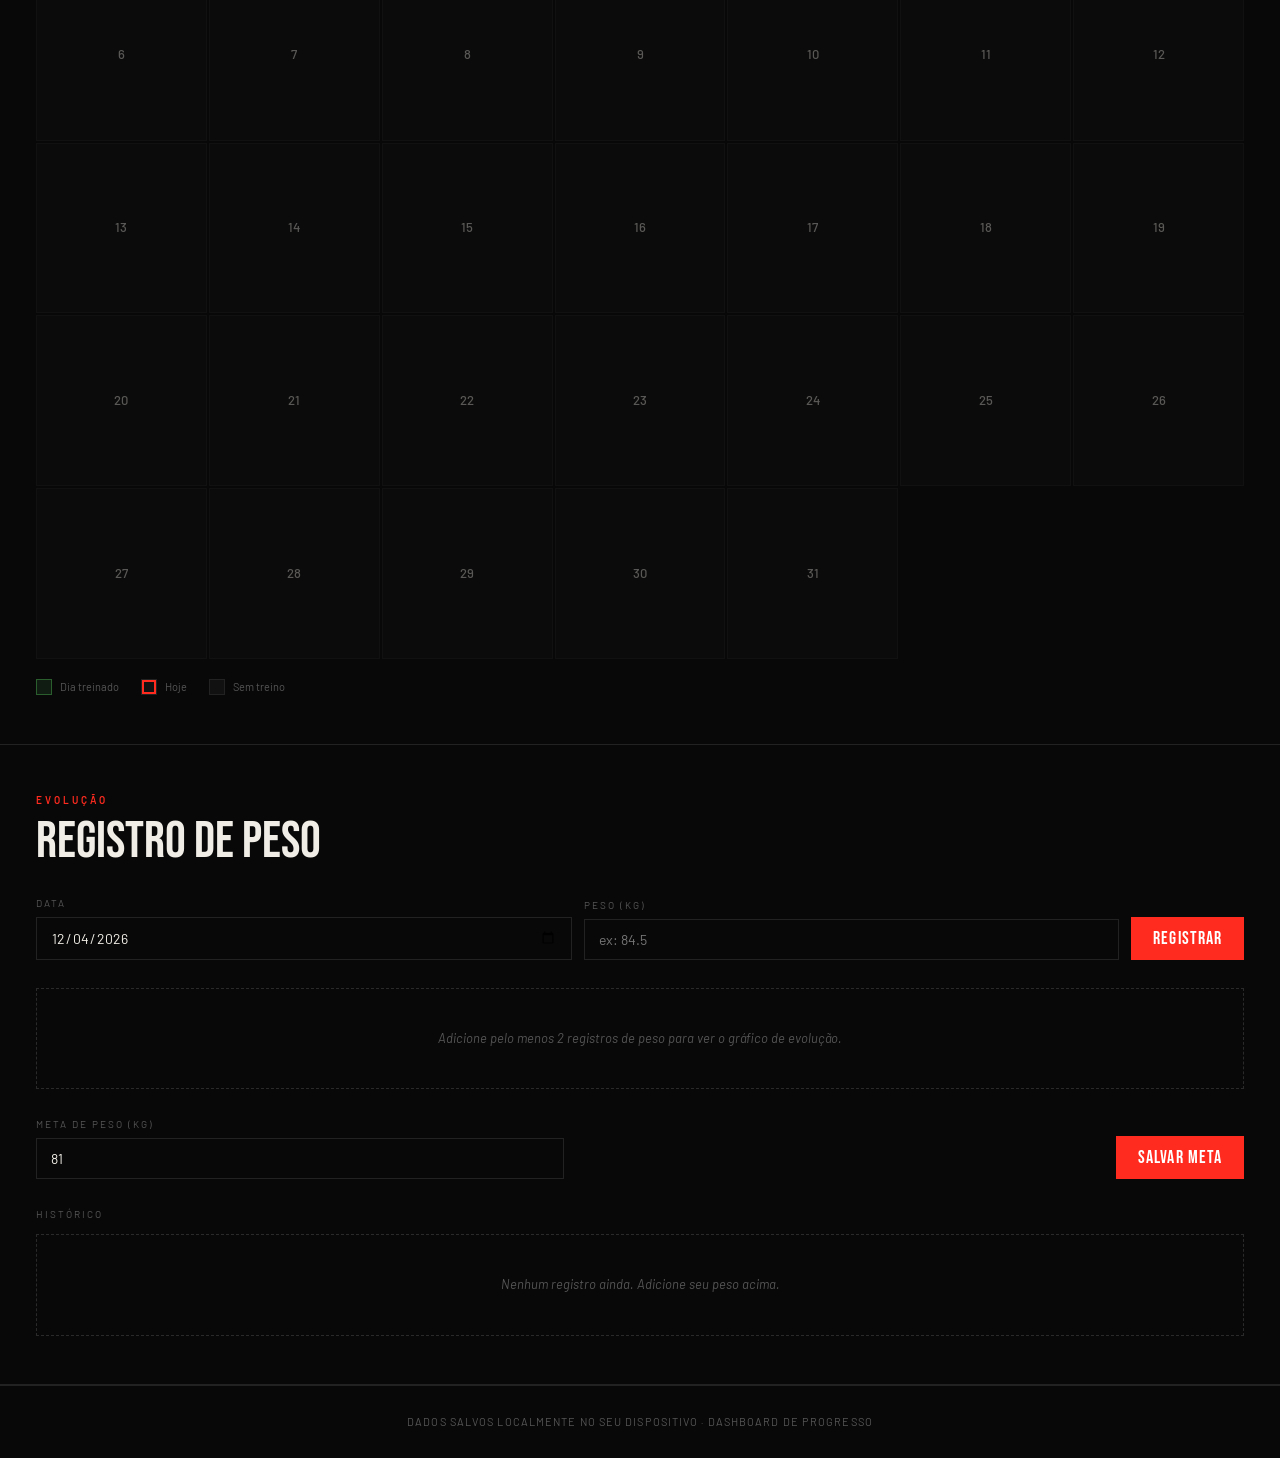
<file: dashboard.html>
<!DOCTYPE html>
<html lang="pt-BR">
<head>
<meta charset="UTF-8">
<meta name="viewport" content="width=device-width, initial-scale=1.0">
<title>DASHBOARD · PROGRESSO</title>
<link href="https://fonts.googleapis.com/css2?family=Bebas+Neue&family=Barlow:ital,wght@0,300;0,400;0,500;0,600;1,300&display=swap" rel="stylesheet">
<link rel="stylesheet" href="dashboard-style.css">
</head>
<body>

<!-- HERO -->
<div class="hero">
  <div class="hero-bg"></div>
  <div class="hero-badge">Acompanhamento Mensal</div>
  <h1 class="hero-title">
    <span class="t1">MEU</span>
    <span class="t2">PROGRESSO</span>
  </h1>
  <p class="hero-sub">Frequência de treino · Evolução de peso</p>
  <a href="index.html" class="back-link">← Voltar ao treino</a>
</div>

<!-- OVERVIEW STATS -->
<div class="section">
  <div class="eyebrow">Resumo</div>
  <div class="sec-title">Visão Geral</div>
  <div class="stats-grid">
    <div class="stat-card">
      <div class="stat-label">Treinos no mês</div>
      <div class="stat-value accent" id="stat-month-count">0</div>
      <div class="stat-sub">dias marcados</div>
    </div>
    <div class="stat-card">
      <div class="stat-label">Sequência atual</div>
      <div class="stat-value" id="stat-streak">0</div>
      <div class="stat-sub">dias seguidos</div>
    </div>
    <div class="stat-card">
      <div class="stat-label">Peso atual</div>
      <div class="stat-value" id="stat-current-weight">–</div>
      <div class="stat-sub" id="stat-weight-diff">sem registros</div>
    </div>
    <div class="stat-card">
      <div class="stat-label">Meta</div>
      <div class="stat-value" id="stat-goal-display">–</div>
      <div class="stat-sub">defina abaixo</div>
    </div>
  </div>
</div>

<!-- DONUT / ADESÃO -->
<div class="section">
  <div class="eyebrow">Adesão</div>
  <div class="sec-title">Frequência do Mês</div>
  <div class="donut-wrap">
    <svg class="donut-svg" width="180" height="180" viewBox="0 0 180 180" id="donut-svg"></svg>
    <div class="donut-legend" id="donut-legend"></div>
  </div>
</div>

<!-- CALENDÁRIO -->
<div class="section">
  <div class="eyebrow">Calendário</div>
  <div class="sec-title">Marque seus treinos</div>
  <div class="cal-header">
    <button class="cal-nav-btn" id="cal-prev">‹</button>
    <div class="cal-month-label" id="cal-month-label">–</div>
    <button class="cal-nav-btn" id="cal-next">›</button>
  </div>
  <div class="cal-grid" id="cal-grid"></div>
  <div class="cal-legend">
    <div class="cal-legend-item"><div class="cal-legend-box trained"></div> Dia treinado</div>
    <div class="cal-legend-item"><div class="cal-legend-box today"></div> Hoje</div>
    <div class="cal-legend-item"><div class="cal-legend-box"></div> Sem treino</div>
  </div>
</div>

<!-- PESO -->
<div class="section">
  <div class="eyebrow">Evolução</div>
  <div class="sec-title">Registro de Peso</div>

  <div class="weight-form">
    <div>
      <label>Data</label>
      <input type="date" id="weight-date">
    </div>
    <div>
      <label>Peso (kg)</label>
      <input type="number" id="weight-kg" placeholder="ex: 84.5" step="0.1" min="0">
    </div>
    <button class="btn-add-weight" id="btn-add-weight">REGISTRAR</button>
  </div>

  <div class="chart-wrap" id="chart-wrap"></div>

  <!-- META -->
  <div class="weight-form" style="margin-top:28px; margin-bottom:0;">
    <div>
      <label>Meta de peso (kg)</label>
      <input type="number" id="goal-kg-input" placeholder="ex: 81" step="0.1" min="0">
    </div>
    <div></div>
    <button class="btn-add-weight" id="btn-set-goal">SALVAR META</button>
  </div>

  <div class="goal-wrap" id="goal-wrap" style="display:none;">
    <div class="goal-labels">
      <div>Início: <span id="goal-start-label">–</span></div>
      <div>Atual: <span id="goal-current-label">–</span></div>
      <div>Meta: <span id="goal-target-label">–</span></div>
    </div>
    <div class="goal-bar-track">
      <div class="goal-bar-fill" id="goal-bar-fill" style="width:0%"></div>
    </div>
  </div>

  <div class="weight-log">
    <div class="weight-log-title">Histórico</div>
    <div id="weight-log-list"></div>
  </div>
</div>

<footer>Dados salvos localmente no seu dispositivo · Dashboard de Progresso</footer>
<div class="toast" id="toast"></div>

<script src="dashboard-script.js"></script>
</body>
</html>
</file>
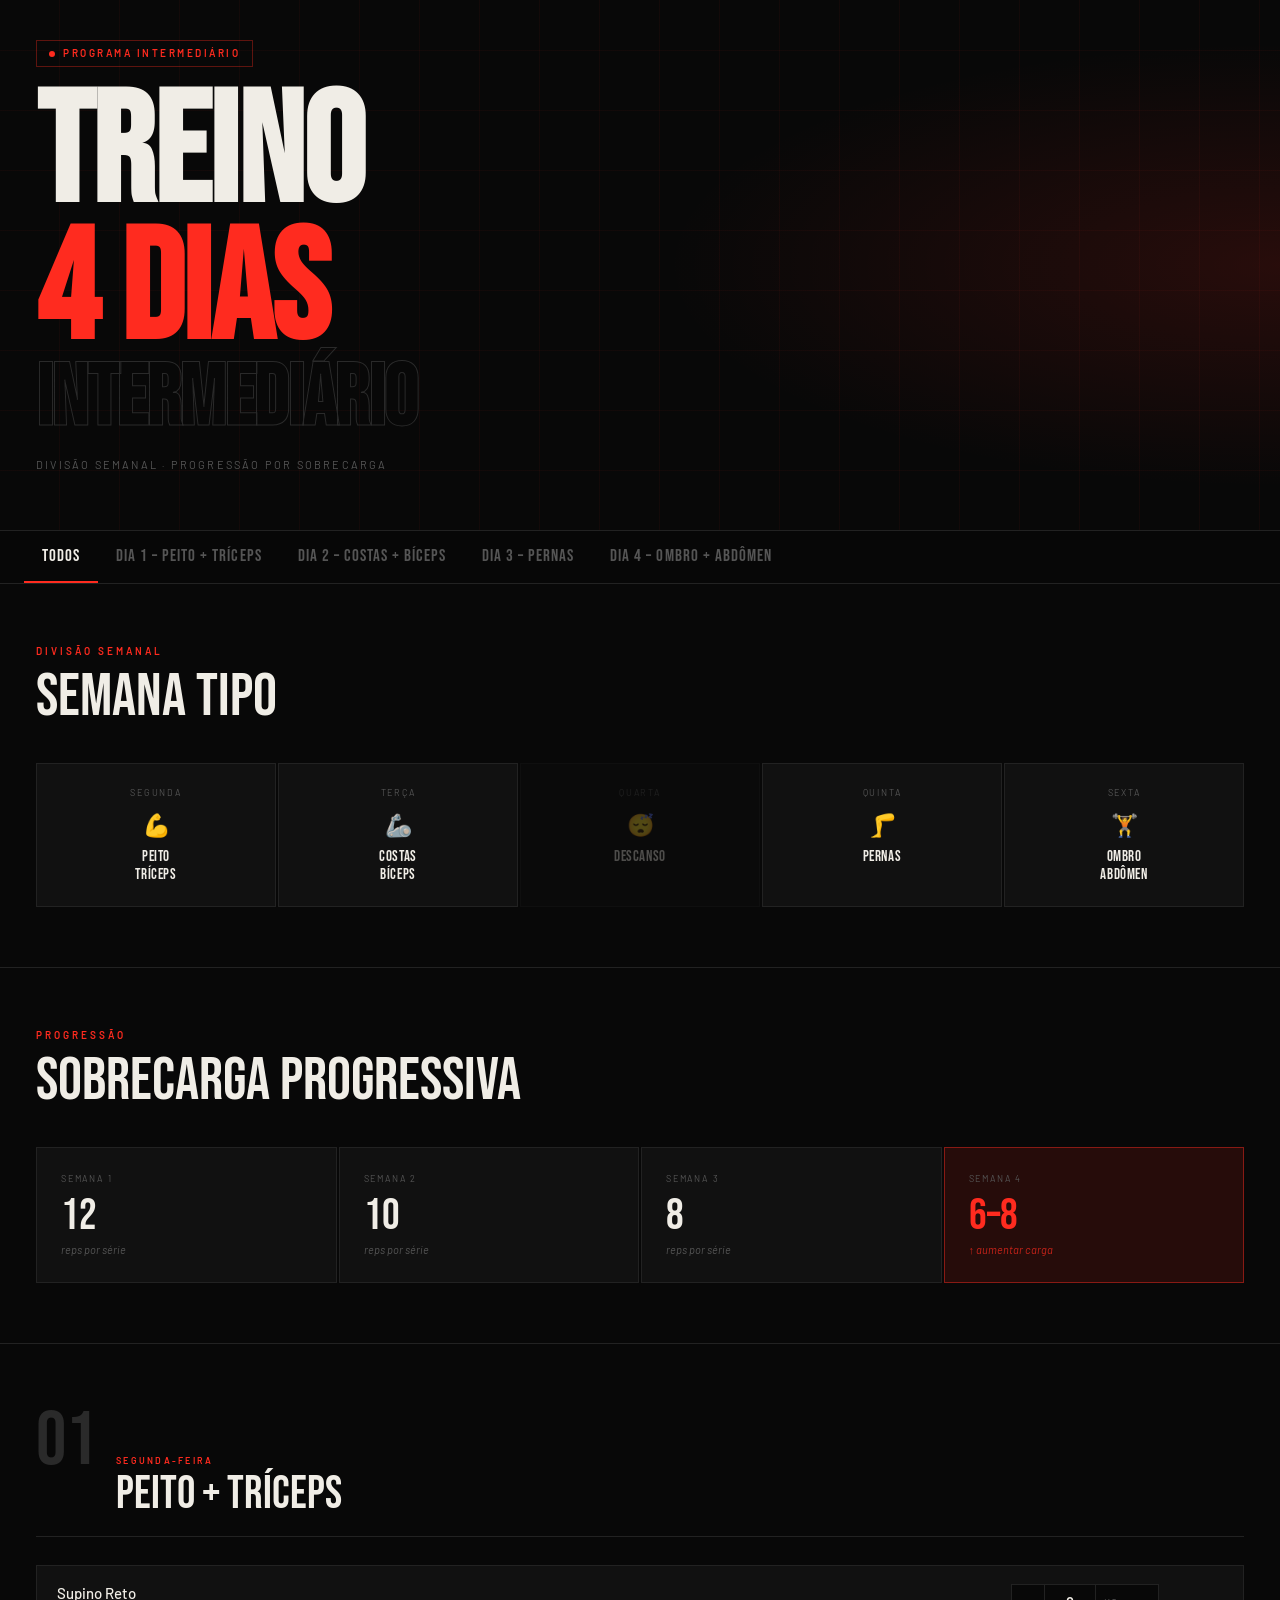
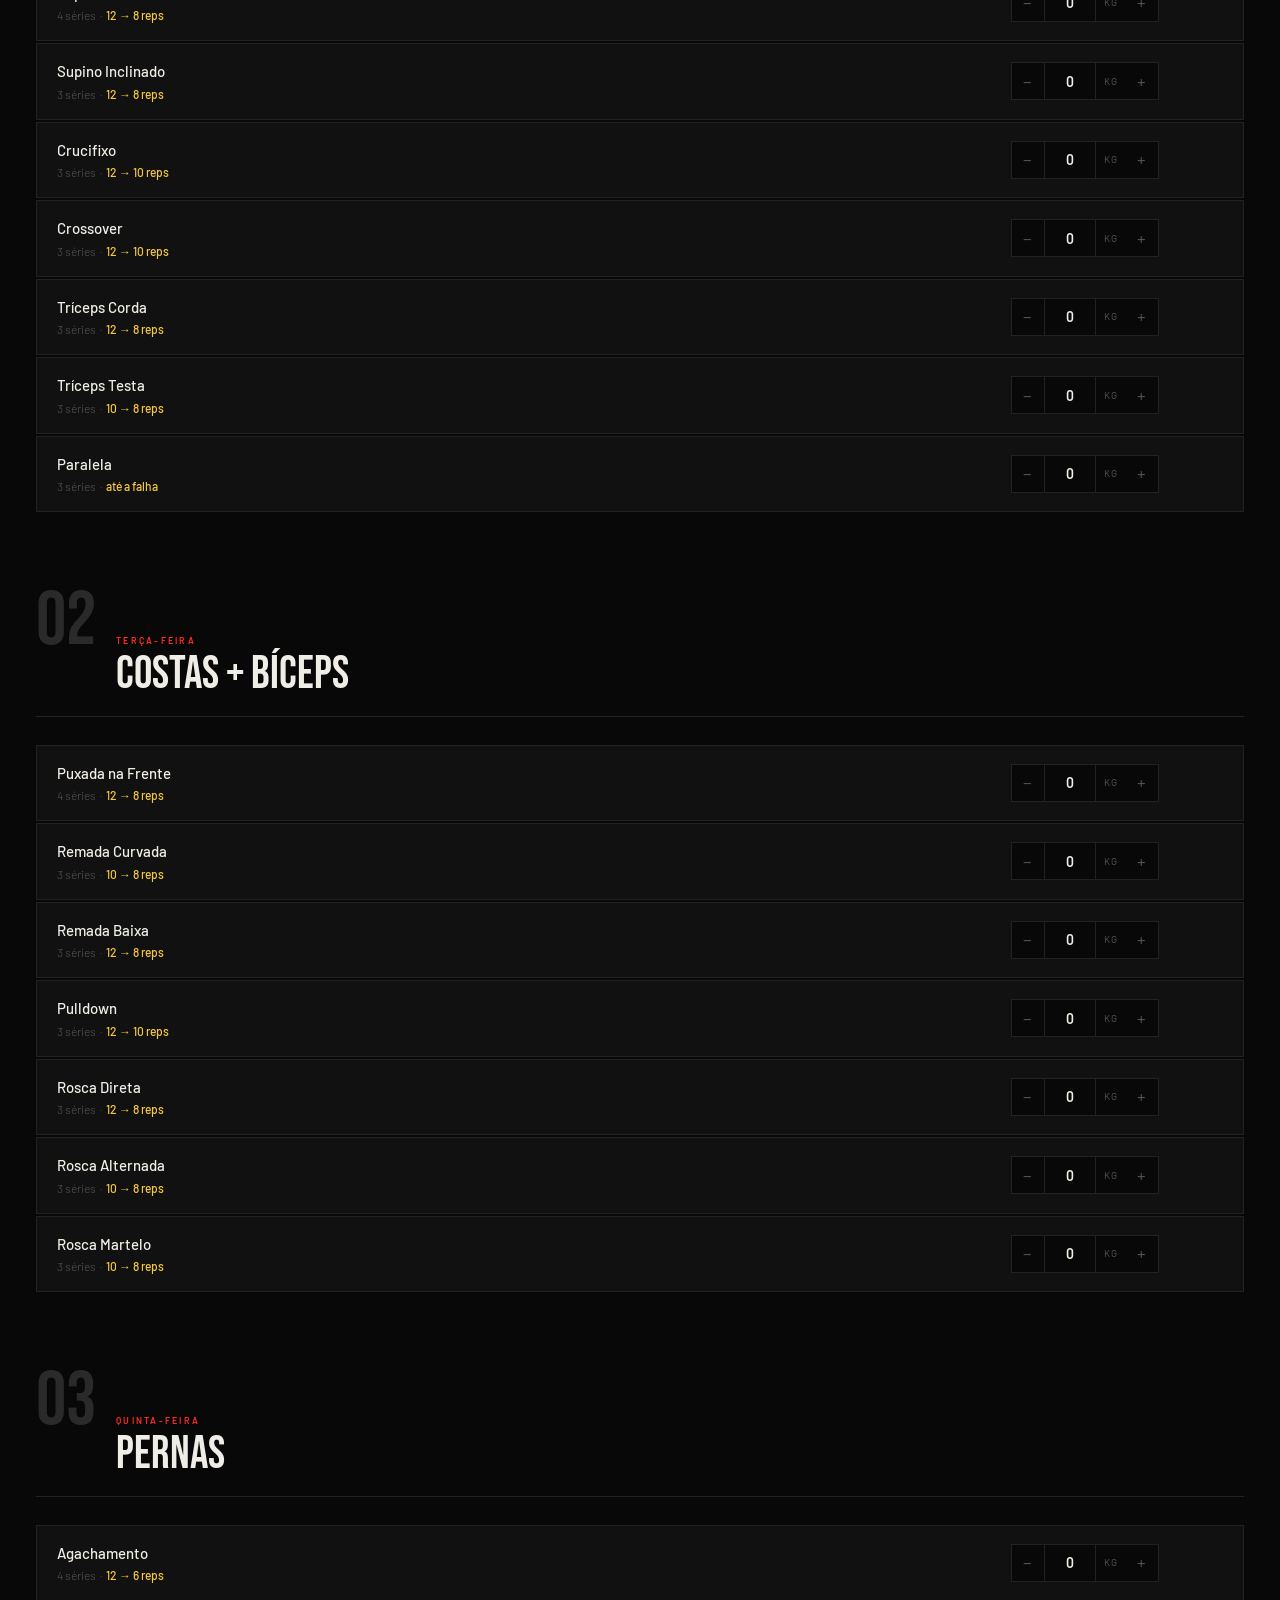
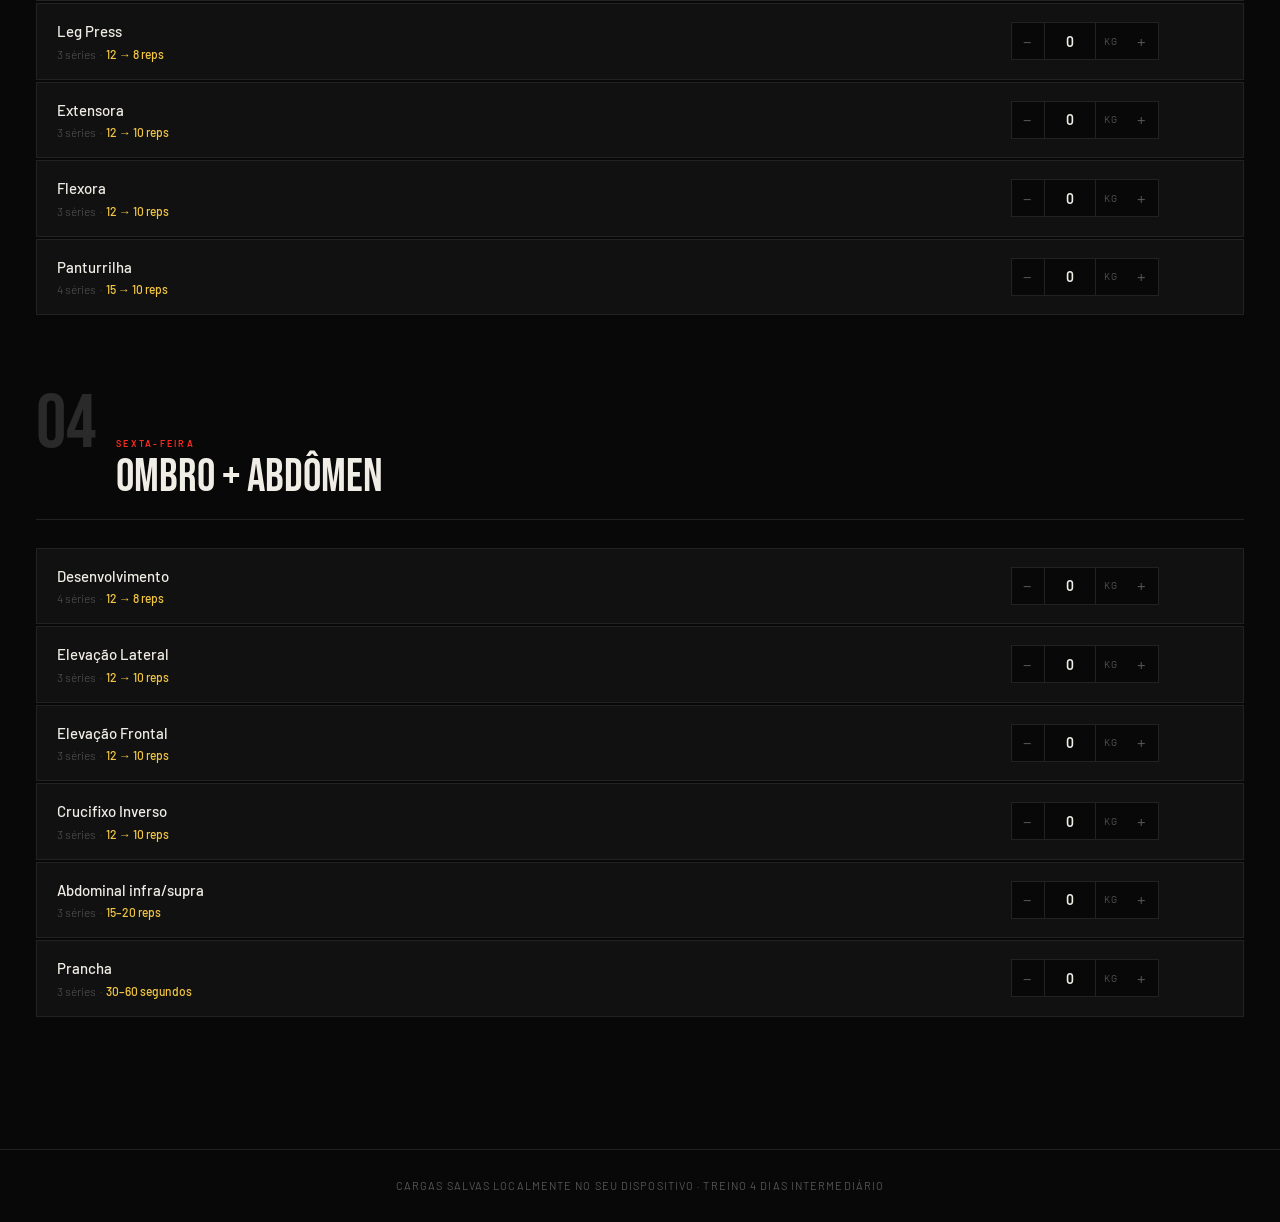
<file: SiteTreino.html>
<!DOCTYPE html>
<html lang="pt-BR">
<head>
<meta charset="UTF-8">
<meta name="viewport" content="width=device-width, initial-scale=1.0">
<title>TREINO 4 DIAS</title>
<link href="https://fonts.googleapis.com/css2?family=Bebas+Neue&family=Barlow:ital,wght@0,300;0,400;0,500;0,600;1,300&display=swap" rel="stylesheet">
<style>
:root {
  --bg: #080808;
  --surface: #111111;
  --surface2: #181818;
  --border: #222222;
  --red: #ff2b1f;
  --red-glow: rgba(255,43,31,.12);
  --yellow: #f5c842;
  --white: #f0ede6;
  --muted: #555;
  --muted2: #2a2a2a;
  --font-d: 'Bebas Neue', sans-serif;
  --font-b: 'Barlow', sans-serif;
}
*, *::before, *::after { box-sizing: border-box; margin: 0; padding: 0; }
html { scroll-behavior: smooth; }
body {
  background: var(--bg);
  color: var(--white);
  font-family: var(--font-b);
  font-size: 14px;
  line-height: 1.5;
  min-height: 100vh;
}

/* HERO */
.hero {
  position: relative;
  padding: 40px 36px 56px;
  overflow: hidden;
  border-bottom: 1px solid var(--border);
}
.hero-bg {
  position: absolute; inset: 0; pointer-events: none;
  background:
    radial-gradient(ellipse 80% 70% at 100% 50%, rgba(255,43,31,.13) 0%, transparent 60%),
    repeating-linear-gradient(90deg, transparent 0px, transparent 59px, rgba(255,43,31,.045) 59px, rgba(255,43,31,.045) 60px),
    repeating-linear-gradient(0deg, transparent 0px, transparent 59px, rgba(255,43,31,.045) 59px, rgba(255,43,31,.045) 60px);
}
.hero-badge {
  display: inline-flex; align-items: center; gap: 8px;
  margin-bottom: 20px;
  font-size: 10px; letter-spacing: .25em; text-transform: uppercase;
  color: var(--red); font-weight: 600;
  border: 1px solid rgba(255,43,31,.35); padding: 5px 12px;
  position: relative;
}
.hero-badge::before {
  content: ''; width: 6px; height: 6px;
  background: var(--red); border-radius: 50%;
  animation: blink 1.8s ease-in-out infinite;
}
@keyframes blink { 0%,100%{opacity:1;transform:scale(1)} 50%{opacity:.3;transform:scale(.65)} }
.hero-title {
  font-family: var(--font-d);
  font-size: clamp(64px, 13vw, 156px);
  line-height: .88; letter-spacing: -.01em; position: relative;
}
.hero-title .t1 { display: block; color: var(--white); }
.hero-title .t2 { display: block; color: var(--red); }
.hero-title .t3 { display: block; color: transparent; -webkit-text-stroke: 1px var(--muted2); font-size: .55em; }
.hero-sub {
  margin-top: 20px; font-size: 11px;
  letter-spacing: .2em; text-transform: uppercase;
  color: var(--muted); position: relative;
}

/* NAV */
.nav-wrap {
  position: sticky; top: 0; z-index: 50;
  background: rgba(8,8,8,.94); backdrop-filter: blur(14px);
  border-bottom: 1px solid var(--border);
}
.nav { display: flex; overflow-x: auto; scrollbar-width: none; padding: 0 24px; }
.nav::-webkit-scrollbar { display: none; }
.nav-btn {
  font-family: var(--font-d); font-size: 17px; letter-spacing: .06em;
  color: var(--muted); background: none; border: none;
  padding: 15px 18px; cursor: pointer;
  border-bottom: 2px solid transparent; white-space: nowrap;
  transition: color .2s, border-color .2s;
}
.nav-btn:hover { color: var(--white); }
.nav-btn.active { color: var(--white); border-bottom-color: var(--red); }

/* SECTION SHARED */
.section {
  padding: 60px 36px;
  border-bottom: 1px solid var(--border);
}
.eyebrow {
  font-size: 10px; letter-spacing: .3em; text-transform: uppercase;
  color: var(--red); font-weight: 600; margin-bottom: 8px;
}
.sec-title {
  font-family: var(--font-d);
  font-size: clamp(36px, 5vw, 60px); line-height: 1;
  margin-bottom: 36px;
}

/* WEEK GRID */
.week-grid {
  display: grid; grid-template-columns: repeat(5,1fr); gap: 2px;
}
.week-card {
  background: var(--surface); border: 1px solid var(--border);
  padding: 22px 14px; text-align: center;
  cursor: pointer; position: relative; overflow: hidden;
  transition: background .2s, border-color .2s, transform .15s;
}
.week-card:not(.rest):hover {
  background: var(--surface2); border-color: var(--red);
  transform: translateY(-2px);
}
.week-card::after {
  content: ''; position: absolute; bottom: 0; left: 0; right: 0;
  height: 2px; background: var(--red);
  transform: scaleX(0); transition: transform .25s;
}
.week-card:not(.rest):hover::after { transform: scaleX(1); }
.week-card.rest { opacity: .3; cursor: default; }
.wc-day {
  font-size: 9px; letter-spacing: .2em; text-transform: uppercase;
  color: var(--muted); margin-bottom: 9px;
}
.wc-icon { font-size: 22px; margin-bottom: 7px; display: block; }
.wc-muscles {
  font-family: var(--font-d); font-size: 15px;
  letter-spacing: .04em; line-height: 1.2;
}

/* PROGRESSION */
.prog-grid {
  display: grid; grid-template-columns: repeat(4,1fr); gap: 2px;
}
.prog-card {
  background: var(--surface); border: 1px solid var(--border); padding: 24px;
}
.prog-card.hi { border-color: rgba(255,43,31,.45); background: var(--red-glow); }
.prog-week {
  font-size: 9px; letter-spacing: .2em; text-transform: uppercase;
  color: var(--muted); margin-bottom: 8px;
}
.prog-reps {
  font-family: var(--font-d); font-size: 44px; line-height: 1;
  color: var(--white); margin-bottom: 4px;
}
.prog-card.hi .prog-reps { color: var(--red); }
.prog-note { font-size: 11px; color: var(--muted); font-style: italic; }
.prog-card.hi .prog-note { color: rgba(255,43,31,.75); }

/* DAYS SECTION */
.days-section { padding: 60px 36px; }
.day-block { margin-bottom: 72px; display: none; }
.day-block.visible { display: block; }
.day-header {
  display: flex; align-items: baseline; gap: 20px;
  margin-bottom: 28px; padding-bottom: 18px;
  border-bottom: 1px solid var(--border);
}
.day-num {
  font-family: var(--font-d); font-size: 76px;
  color: var(--muted2); line-height: 1;
}
.day-label {
  font-size: 9px; letter-spacing: .25em; text-transform: uppercase;
  color: var(--red); font-weight: 600; margin-bottom: 4px;
}
.day-name {
  font-family: var(--font-d);
  font-size: clamp(26px, 4vw, 46px); line-height: 1;
}

/* EXERCISE ROWS */
.exercise-list { display: flex; flex-direction: column; gap: 2px; }
.exercise-row {
  display: grid;
  grid-template-columns: 1fr auto auto;
  align-items: center; gap: 16px;
  background: var(--surface); border: 1px solid var(--border);
  padding: 16px 20px;
  transition: background .15s;
}
.exercise-row:hover { background: var(--surface2); }
.ex-name { font-size: 15px; font-weight: 500; color: var(--white); margin-bottom: 2px; }
.ex-meta { font-size: 12px; color: var(--muted); font-weight: 300; }
.ex-meta span { color: var(--yellow); font-weight: 500; }

/* KG CONTROL */
.kg-wrap {
  display: flex; align-items: center;
  border: 1px solid var(--border); background: var(--bg);
}
.kg-btn {
  width: 32px; height: 36px; background: none; border: none;
  color: var(--muted); font-size: 17px; cursor: pointer;
  display: flex; align-items: center; justify-content: center;
  font-family: var(--font-b); line-height: 1;
  transition: color .15s, background .15s;
}
.kg-btn:hover { color: var(--white); background: var(--surface); }
.kg-input {
  width: 52px; height: 36px; background: none;
  border: none;
  border-left: 1px solid var(--border); border-right: 1px solid var(--border);
  color: var(--white); text-align: center;
  font-size: 14px; font-family: var(--font-b); font-weight: 600;
  outline: none; -moz-appearance: textfield;
}
.kg-input::-webkit-outer-spin-button,
.kg-input::-webkit-inner-spin-button { -webkit-appearance: none; }
.kg-unit {
  font-size: 10px; color: var(--muted);
  padding: 0 8px; letter-spacing: .08em; text-transform: uppercase;
}

/* SAVED INDICATOR */
.ex-saved {
  font-size: 10px; color: transparent;
  letter-spacing: .12em; text-transform: uppercase;
  font-weight: 600; transition: color .35s; white-space: nowrap;
}
.ex-saved.show { color: var(--red); }

/* TOAST */
.toast {
  position: fixed; bottom: 24px; right: 24px;
  background: var(--surface); border: 1px solid var(--red);
  color: var(--white); padding: 11px 18px;
  font-size: 13px; font-weight: 500; letter-spacing: .05em;
  transform: translateY(60px); opacity: 0;
  transition: transform .3s cubic-bezier(.22,1,.36,1), opacity .3s;
  z-index: 200; pointer-events: none;
}
.toast.show { transform: translateY(0); opacity: 1; }

footer {
  border-top: 1px solid var(--border);
  padding: 28px 36px; text-align: center;
  font-size: 11px; color: var(--muted);
  letter-spacing: .1em; text-transform: uppercase;
}

/* ANIMATIONS */
@keyframes fadeUp {
  from { opacity:0; transform:translateY(14px); }
  to   { opacity:1; transform:translateY(0); }
}
.day-block.visible .exercise-row { animation: fadeUp .22s ease both; }
.day-block.visible .exercise-row:nth-child(1){animation-delay:.03s}
.day-block.visible .exercise-row:nth-child(2){animation-delay:.06s}
.day-block.visible .exercise-row:nth-child(3){animation-delay:.09s}
.day-block.visible .exercise-row:nth-child(4){animation-delay:.12s}
.day-block.visible .exercise-row:nth-child(5){animation-delay:.15s}
.day-block.visible .exercise-row:nth-child(6){animation-delay:.18s}
.day-block.visible .exercise-row:nth-child(7){animation-delay:.21s}

/* RESPONSIVE */
@media(max-width:680px){
  .hero,.section,.days-section{padding-left:18px;padding-right:18px}
  .week-grid{grid-template-columns:repeat(3,1fr)}
  .prog-grid{grid-template-columns:repeat(2,1fr)}
  .exercise-row{grid-template-columns:1fr;gap:10px}
  .day-num{font-size:52px}
}
</style>
</head>
<body>

<!-- HERO -->
<div class="hero">
  <div class="hero-bg"></div>
  <div class="hero-badge">Programa Intermediário</div>
  <h1 class="hero-title">
    <span class="t1">TREINO</span>
    <span class="t2">4 DIAS</span>
    <span class="t3">INTERMEDIÁRIO</span>
  </h1>
  <p class="hero-sub">Divisão semanal · Progressão por sobrecarga</p>
</div>

<!-- NAV -->
<div class="nav-wrap">
  <div class="nav">
    <button class="nav-btn active" onclick="showDay('all')">Todos</button>
    <button class="nav-btn" onclick="showDay('dia1')">Dia 1 – Peito + Tríceps</button>
    <button class="nav-btn" onclick="showDay('dia2')">Dia 2 – Costas + Bíceps</button>
    <button class="nav-btn" onclick="showDay('dia3')">Dia 3 – Pernas</button>
    <button class="nav-btn" onclick="showDay('dia4')">Dia 4 – Ombro + Abdômen</button>
  </div>
</div>

<!-- WEEK OVERVIEW -->
<div class="section">
  <div class="eyebrow">Divisão Semanal</div>
  <div class="sec-title">Semana Tipo</div>
  <div class="week-grid">
    <div class="week-card" onclick="showDay('dia1')">
      <div class="wc-day">Segunda</div>
      <span class="wc-icon">💪</span>
      <div class="wc-muscles">Peito<br>Tríceps</div>
    </div>
    <div class="week-card" onclick="showDay('dia2')">
      <div class="wc-day">Terça</div>
      <span class="wc-icon">🦾</span>
      <div class="wc-muscles">Costas<br>Bíceps</div>
    </div>
    <div class="week-card rest">
      <div class="wc-day">Quarta</div>
      <span class="wc-icon">😴</span>
      <div class="wc-muscles">Descanso</div>
    </div>
    <div class="week-card" onclick="showDay('dia3')">
      <div class="wc-day">Quinta</div>
      <span class="wc-icon">🦵</span>
      <div class="wc-muscles">Pernas</div>
    </div>
    <div class="week-card" onclick="showDay('dia4')">
      <div class="wc-day">Sexta</div>
      <span class="wc-icon">🏋️</span>
      <div class="wc-muscles">Ombro<br>Abdômen</div>
    </div>
  </div>
</div>

<!-- PROGRESSÃO -->
<div class="section">
  <div class="eyebrow">Progressão</div>
  <div class="sec-title">Sobrecarga Progressiva</div>
  <div class="prog-grid">
    <div class="prog-card">
      <div class="prog-week">Semana 1</div>
      <div class="prog-reps">12</div>
      <div class="prog-note">reps por série</div>
    </div>
    <div class="prog-card">
      <div class="prog-week">Semana 2</div>
      <div class="prog-reps">10</div>
      <div class="prog-note">reps por série</div>
    </div>
    <div class="prog-card">
      <div class="prog-week">Semana 3</div>
      <div class="prog-reps">8</div>
      <div class="prog-note">reps por série</div>
    </div>
    <div class="prog-card hi">
      <div class="prog-week">Semana 4</div>
      <div class="prog-reps">6–8</div>
      <div class="prog-note">↑ aumentar carga</div>
    </div>
  </div>
</div>

<!-- TRAINING DAYS -->
<div class="days-section">

  <div class="day-block visible" id="dia1">
    <div class="day-header">
      <div class="day-num">01</div>
      <div>
        <div class="day-label">Segunda-feira</div>
        <div class="day-name">Peito + Tríceps</div>
      </div>
    </div>
    <div class="exercise-list" id="list-dia1"></div>
  </div>

  <div class="day-block visible" id="dia2">
    <div class="day-header">
      <div class="day-num">02</div>
      <div>
        <div class="day-label">Terça-feira</div>
        <div class="day-name">Costas + Bíceps</div>
      </div>
    </div>
    <div class="exercise-list" id="list-dia2"></div>
  </div>

  <div class="day-block visible" id="dia3">
    <div class="day-header">
      <div class="day-num">03</div>
      <div>
        <div class="day-label">Quinta-feira</div>
        <div class="day-name">Pernas</div>
      </div>
    </div>
    <div class="exercise-list" id="list-dia3"></div>
  </div>

  <div class="day-block visible" id="dia4">
    <div class="day-header">
      <div class="day-num">04</div>
      <div>
        <div class="day-label">Sexta-feira</div>
        <div class="day-name">Ombro + Abdômen</div>
      </div>
    </div>
    <div class="exercise-list" id="list-dia4"></div>
  </div>

</div>

<footer>Cargas salvas localmente no seu dispositivo · Treino 4 Dias Intermediário</footer>
<div class="toast" id="toast">✓ Carga salva!</div>

<script>
const TREINO = {
  dia1: [
    { id:'supino-reto',    name:'Supino Reto',          sets:'4 séries', reps:'12 → 8 reps' },
    { id:'supino-incl',    name:'Supino Inclinado',      sets:'3 séries', reps:'12 → 8 reps' },
    { id:'crucifixo',      name:'Crucifixo',             sets:'3 séries', reps:'12 → 10 reps' },
    { id:'crossover',      name:'Crossover',             sets:'3 séries', reps:'12 → 10 reps' },
    { id:'tri-corda',      name:'Tríceps Corda',         sets:'3 séries', reps:'12 → 8 reps' },
    { id:'tri-testa',      name:'Tríceps Testa',         sets:'3 séries', reps:'10 → 8 reps' },
    { id:'paralela',       name:'Paralela',              sets:'3 séries', reps:'até a falha' },
  ],
  dia2: [
    { id:'puxada',         name:'Puxada na Frente',      sets:'4 séries', reps:'12 → 8 reps' },
    { id:'remada-curv',    name:'Remada Curvada',        sets:'3 séries', reps:'10 → 8 reps' },
    { id:'remada-baixa',   name:'Remada Baixa',          sets:'3 séries', reps:'12 → 8 reps' },
    { id:'pulldown',       name:'Pulldown',              sets:'3 séries', reps:'12 → 10 reps' },
    { id:'rosca-direta',   name:'Rosca Direta',          sets:'3 séries', reps:'12 → 8 reps' },
    { id:'rosca-alt',      name:'Rosca Alternada',       sets:'3 séries', reps:'10 → 8 reps' },
    { id:'rosca-martelo',  name:'Rosca Martelo',         sets:'3 séries', reps:'10 → 8 reps' },
  ],
  dia3: [
    { id:'agachamento',    name:'Agachamento',           sets:'4 séries', reps:'12 → 6 reps' },
    { id:'leg-press',      name:'Leg Press',             sets:'3 séries', reps:'12 → 8 reps' },
    { id:'extensora',      name:'Extensora',             sets:'3 séries', reps:'12 → 10 reps' },
    { id:'flexora',        name:'Flexora',               sets:'3 séries', reps:'12 → 10 reps' },
    { id:'panturrilha',    name:'Panturrilha',           sets:'4 séries', reps:'15 → 10 reps' },
  ],
  dia4: [
    { id:'desenvolvimento',name:'Desenvolvimento',       sets:'4 séries', reps:'12 → 8 reps' },
    { id:'elev-lateral',   name:'Elevação Lateral',      sets:'3 séries', reps:'12 → 10 reps' },
    { id:'elev-frontal',   name:'Elevação Frontal',      sets:'3 séries', reps:'12 → 10 reps' },
    { id:'cruc-inv',       name:'Crucifixo Inverso',     sets:'3 séries', reps:'12 → 10 reps' },
    { id:'abdominal',      name:'Abdominal infra/supra', sets:'3 séries', reps:'15–20 reps' },
    { id:'prancha',        name:'Prancha',               sets:'3 séries', reps:'30–60 segundos' },
  ],
};

// Storage
function getKg(id) { return parseFloat(localStorage.getItem('kg_' + id)) || 0; }
function setKg(id, val) { localStorage.setItem('kg_' + id, val); }

// Build rows
function buildLists() {
  for (const [day, exs] of Object.entries(TREINO)) {
    const list = document.getElementById('list-' + day);
    exs.forEach(ex => {
      const kg = getKg(ex.id);
      const row = document.createElement('div');
      row.className = 'exercise-row';
      row.innerHTML = `
        <div class="ex-info">
          <div class="ex-name">${ex.name}</div>
          <div class="ex-meta">${ex.sets} &nbsp;·&nbsp; <span>${ex.reps}</span></div>
        </div>
        <div class="kg-wrap">
          <button class="kg-btn" onclick="changeKg('${ex.id}',-2.5)">−</button>
          <input class="kg-input" type="number" id="kg-${ex.id}"
            value="${kg}" min="0" step="2.5"
            onchange="saveKg('${ex.id}')" oninput="saveKg('${ex.id}')">
          <div class="kg-unit">kg</div>
          <button class="kg-btn" onclick="changeKg('${ex.id}',2.5)">+</button>
        </div>
        <div class="ex-saved" id="saved-${ex.id}">salvo ✓</div>
      `;
      list.appendChild(row);
    });
  }
}

// Actions
let toastTimer;
function showToast() {
  const t = document.getElementById('toast');
  t.classList.add('show');
  clearTimeout(toastTimer);
  toastTimer = setTimeout(() => t.classList.remove('show'), 1800);
}

function saveKg(id) {
  const input = document.getElementById('kg-' + id);
  let val = parseFloat(input.value);
  if (isNaN(val) || val < 0) val = 0;
  input.value = val;
  setKg(id, val);
  const el = document.getElementById('saved-' + id);
  el.classList.add('show');
  setTimeout(() => el.classList.remove('show'), 1500);
  showToast();
}

function changeKg(id, delta) {
  const input = document.getElementById('kg-' + id);
  let val = Math.max(0, Math.round(((parseFloat(input.value) || 0) + delta) * 10) / 10);
  input.value = val;
  saveKg(id);
}

// Nav / filter
function showDay(which) {
  ['dia1','dia2','dia3','dia4'].forEach(d => {
    document.getElementById(d).classList.toggle('visible', which === 'all' || which === d);
  });
  document.querySelectorAll('.nav-btn').forEach((btn, i) => {
    btn.classList.toggle('active', ['all','dia1','dia2','dia3','dia4'][i] === which);
  });
  if (which !== 'all') {
    setTimeout(() => document.getElementById(which)?.scrollIntoView({behavior:'smooth',block:'start'}), 60);
  }
}

buildLists();
</script>
</body>
</html>
</file>
<file: dashboard-style.css>
:root {
  --bg: #080808;
  --surface: #111111;
  --surface2: #181818;
  --border: #222222;
  --red: #ff2b1f;
  --red-glow: rgba(255,43,31,.12);
  --green: #4caf50;
  --green-glow: rgba(76,175,80,.12);
  --yellow: #f5c842;
  --white: #f0ede6;
  --muted: #555;
  --muted2: #2a2a2a;
  --font-d: 'Bebas Neue', sans-serif;
  --font-b: 'Barlow', sans-serif;
}
*, *::before, *::after { box-sizing: border-box; margin: 0; padding: 0; }
html { scroll-behavior: smooth; }
body {
  background: var(--bg);
  color: var(--white);
  font-family: var(--font-b);
  font-size: 14px;
  line-height: 1.5;
  min-height: 100vh;
}

/* HERO */
.hero {
  position: relative;
  padding: 40px 36px 56px;
  overflow: hidden;
  border-bottom: 1px solid var(--border);
}
.hero-bg {
  position: absolute; inset: 0; pointer-events: none;
  background:
    radial-gradient(ellipse 80% 70% at 100% 50%, rgba(255,43,31,.13) 0%, transparent 60%),
    repeating-linear-gradient(90deg, transparent 0px, transparent 59px, rgba(255,43,31,.045) 59px, rgba(255,43,31,.045) 60px),
    repeating-linear-gradient(0deg, transparent 0px, transparent 59px, rgba(255,43,31,.045) 59px, rgba(255,43,31,.045) 60px);
}
.hero-badge {
  display: inline-flex; align-items: center; gap: 8px;
  margin-bottom: 20px;
  font-size: 10px; letter-spacing: .25em; text-transform: uppercase;
  color: var(--red); font-weight: 600;
  border: 1px solid rgba(255,43,31,.35); padding: 5px 12px;
  position: relative;
}
.hero-badge::before {
  content: ''; width: 6px; height: 6px;
  background: var(--red); border-radius: 50%;
  animation: blink 1.8s ease-in-out infinite;
}
@keyframes blink { 0%,100%{opacity:1;transform:scale(1)} 50%{opacity:.3;transform:scale(.65)} }
.hero-title {
  font-family: var(--font-d);
  font-size: clamp(48px, 11vw, 120px);
  line-height: .92; letter-spacing: -.01em; position: relative;
}
.hero-title .t1 { display: block; color: var(--white); }
.hero-title .t2 { display: block; color: var(--red); }
.hero-sub {
  margin-top: 20px; font-size: 11px;
  letter-spacing: .2em; text-transform: uppercase;
  color: var(--muted); position: relative;
}

/* NAV BACK LINK */
.back-link {
  display: inline-flex; align-items: center; gap: 8px;
  font-size: 11px; letter-spacing: .15em; text-transform: uppercase;
  color: var(--muted); text-decoration: none;
  margin-top: 22px; position: relative;
  transition: color .15s;
}
.back-link:hover { color: var(--red); }

/* SECTION SHARED */
.section { padding: 48px 36px; border-bottom: 1px solid var(--border); }
.eyebrow {
  font-size: 10px; letter-spacing: .3em; text-transform: uppercase;
  color: var(--red); font-weight: 600; margin-bottom: 8px;
}
.sec-title {
  font-family: var(--font-d);
  font-size: clamp(32px, 4.5vw, 52px); line-height: 1; margin-bottom: 28px;
}

/* ───────────────────────── OVERVIEW CARDS ───────────────────────── */
.stats-grid {
  display: grid; grid-template-columns: repeat(4, 1fr); gap: 2px;
}
.stat-card {
  background: var(--surface); border: 1px solid var(--border);
  padding: 22px; display: flex; flex-direction: column; gap: 6px;
}
.stat-label {
  font-size: 9px; letter-spacing: .2em; text-transform: uppercase; color: var(--muted);
}
.stat-value {
  font-family: var(--font-d); font-size: 40px; line-height: 1; color: var(--white);
}
.stat-value.accent { color: var(--green); }
.stat-value.accent-red { color: var(--red); }
.stat-sub { font-size: 11px; color: var(--muted); font-style: italic; }

/* ───────────────────────── DONUT CHART ───────────────────────── */
.donut-wrap {
  display: flex; align-items: center; gap: 36px; flex-wrap: wrap;
}
.donut-svg { flex-shrink: 0; }
.donut-track {
  fill: none; stroke: var(--surface2); stroke-width: 14;
}
.donut-progress {
  fill: none; stroke: var(--red); stroke-width: 14; stroke-linecap: round;
  transform: rotate(-90deg); transform-origin: 50% 50%;
  transition: stroke-dasharray .6s cubic-bezier(.22,1,.36,1);
}
.donut-center-value {
  font-family: var(--font-d); font-size: 38px; fill: var(--white);
  text-anchor: middle; dominant-baseline: middle;
}
.donut-center-label {
  font-size: 9px; fill: var(--muted); text-anchor: middle;
  letter-spacing: .15em; text-transform: uppercase;
}
.donut-legend { display: flex; flex-direction: column; gap: 14px; flex: 1; min-width: 180px; }
.legend-row { display: flex; align-items: center; gap: 12px; }
.legend-dot { width: 12px; height: 12px; border-radius: 50%; flex-shrink: 0; }
.legend-dot.red { background: var(--red); }
.legend-dot.empty { background: var(--surface2); border: 1px solid var(--border); }
.legend-text { font-size: 13px; color: var(--white); }
.legend-text .num { color: var(--yellow); font-weight: 600; }

/* ───────────────────────── CALENDAR ───────────────────────── */
.cal-header {
  display: flex; align-items: center; justify-content: space-between;
  margin-bottom: 24px;
}
.cal-nav-btn {
  width: 38px; height: 38px; background: var(--surface); border: 1px solid var(--border);
  color: var(--white); font-size: 18px; cursor: pointer;
  display: flex; align-items: center; justify-content: center;
  font-family: var(--font-b); transition: border-color .15s, color .15s;
}
.cal-nav-btn:hover { border-color: var(--red); color: var(--red); }
.cal-month-label {
  font-family: var(--font-d); font-size: 28px; letter-spacing: .04em; text-align: center;
}
.cal-grid {
  display: grid; grid-template-columns: repeat(7, 1fr); gap: 2px;
}
.cal-weekday {
  font-size: 9px; letter-spacing: .2em; text-transform: uppercase; color: var(--muted);
  text-align: center; padding: 8px 0;
}
.cal-day {
  aspect-ratio: 1; background: var(--surface); border: 1px solid var(--border);
  display: flex; flex-direction: column; align-items: center; justify-content: center;
  cursor: pointer; position: relative; gap: 4px;
  transition: background .15s, border-color .15s, transform .1s;
  font-size: 13px; font-weight: 500;
}
.cal-day:hover { background: var(--surface2); border-color: var(--red); }
.cal-day.empty { background: transparent; border: none; cursor: default; }
.cal-day.empty:hover { background: transparent; border: none; }
.cal-day.trained {
  background: var(--green-glow); border-color: rgba(76,175,80,.45); color: var(--green);
}
.cal-day.today { box-shadow: inset 0 0 0 2px var(--red); }
.cal-day-check {
  font-size: 14px; color: var(--green); line-height: 1;
}
.cal-day.future { opacity: .35; cursor: default; }
.cal-day.future:hover { background: var(--surface); border-color: var(--border); }

.cal-legend {
  display: flex; gap: 22px; margin-top: 20px; flex-wrap: wrap;
}
.cal-legend-item { display: flex; align-items: center; gap: 8px; font-size: 11px; color: var(--muted); }
.cal-legend-box {
  width: 16px; height: 16px; border: 1px solid var(--border); background: var(--surface);
}
.cal-legend-box.trained { background: var(--green-glow); border-color: rgba(76,175,80,.45); }
.cal-legend-box.today { box-shadow: inset 0 0 0 2px var(--red); }

/* ───────────────────────── WEIGHT SECTION ───────────────────────── */
.weight-form {
  display: grid; grid-template-columns: 1fr 1fr auto; gap: 12px;
  margin-bottom: 28px; align-items: end;
}
.weight-form label {
  font-size: 10px; letter-spacing: .2em; text-transform: uppercase; color: var(--muted);
  display: block; margin-bottom: 6px;
}
.weight-form input {
  width: 100%; background: var(--bg); border: 1px solid var(--border);
  color: var(--white); padding: 11px 14px; font-size: 14px;
  font-family: var(--font-b); outline: none; transition: border-color .15s;
}
.weight-form input:focus { border-color: var(--red); }
.weight-form input[type=number] { -moz-appearance: textfield; }
.weight-form input[type=number]::-webkit-outer-spin-button,
.weight-form input[type=number]::-webkit-inner-spin-button { -webkit-appearance: none; }
.btn-add-weight {
  padding: 11px 22px; background: var(--red); border: none;
  color: #fff; font-family: var(--font-d); font-size: 18px;
  letter-spacing: .06em; cursor: pointer; white-space: nowrap;
  transition: opacity .15s;
}
.btn-add-weight:hover { opacity: .85; }

/* WEIGHT CHART */
.chart-wrap { position: relative; width: 100%; overflow-x: auto; }
.chart-svg { display: block; min-width: 100%; }
.chart-line {
  fill: none; stroke: var(--red); stroke-width: 2.5;
  stroke-linecap: round; stroke-linejoin: round;
}
.chart-area { fill: var(--red-glow); }
.chart-point { fill: var(--bg); stroke: var(--red); stroke-width: 2.5; }
.chart-point-label {
  font-size: 10px; fill: var(--muted); text-anchor: middle; font-family: var(--font-b);
}
.chart-axis-label {
  font-size: 9px; fill: var(--muted); text-anchor: middle;
  letter-spacing: .1em; text-transform: uppercase; font-family: var(--font-b);
}
.chart-grid-line { stroke: var(--border); stroke-width: 1; stroke-dasharray: 3 4; }
.chart-empty {
  padding: 40px 20px; text-align: center; color: var(--muted);
  font-size: 13px; font-style: italic; border: 1px dashed var(--muted2);
}

/* WEIGHT LOG TABLE */
.weight-log {
  margin-top: 28px; display: flex; flex-direction: column; gap: 2px;
}
.weight-log-title {
  font-size: 10px; letter-spacing: .2em; text-transform: uppercase; color: var(--muted);
  margin-bottom: 10px;
}
.weight-row {
  display: grid; grid-template-columns: 1fr auto auto auto;
  align-items: center; gap: 14px;
  background: var(--surface); border: 1px solid var(--border);
  padding: 12px 16px; font-size: 13px;
  animation: fadeUp .22s ease both;
}
.weight-row .w-date { color: var(--white); font-weight: 500; }
.weight-row .w-value { font-family: var(--font-d); font-size: 20px; color: var(--white); }
.weight-row .w-diff { font-size: 12px; font-weight: 600; min-width: 64px; text-align: right; }
.w-diff.down { color: var(--green); }
.w-diff.up { color: var(--red); }
.w-diff.same { color: var(--muted); }
.weight-row .del-btn {
  width: 28px; height: 28px; background: none;
  border: 1px solid transparent; color: #333;
  font-size: 16px; cursor: pointer; border-radius: 2px;
  display: flex; align-items: center; justify-content: center;
  transition: color .15s, border-color .15s, background .15s;
  flex-shrink: 0;
}
.weight-row .del-btn:hover { color: var(--red); border-color: rgba(255,43,31,.3); background: rgba(255,43,31,.06); }

/* GOAL PROGRESS BAR */
.goal-wrap { margin-top: 28px; }
.goal-labels { display: flex; justify-content: space-between; font-size: 11px; color: var(--muted); margin-bottom: 8px; }
.goal-labels span { color: var(--white); font-weight: 600; }
.goal-bar-track {
  height: 10px; background: var(--surface2); border: 1px solid var(--border); position: relative; overflow: hidden;
}
.goal-bar-fill {
  height: 100%; background: linear-gradient(90deg, var(--red), var(--green));
  transition: width .6s cubic-bezier(.22,1,.36,1);
}

/* TOAST */
.toast {
  position: fixed; bottom: 24px; right: 24px;
  background: var(--surface); border: 1px solid var(--red);
  color: var(--white); padding: 11px 18px;
  font-size: 13px; font-weight: 500; letter-spacing: .05em;
  transform: translateY(60px); opacity: 0;
  transition: transform .3s cubic-bezier(.22,1,.36,1), opacity .3s;
  z-index: 200; pointer-events: none;
}
.toast.show { transform: translateY(0); opacity: 1; }

footer {
  border-top: 1px solid var(--border);
  padding: 28px 36px; text-align: center;
  font-size: 11px; color: var(--muted);
  letter-spacing: .1em; text-transform: uppercase;
}

@keyframes fadeUp {
  from { opacity:0; transform:translateY(12px); }
  to   { opacity:1; transform:translateY(0); }
}

@media(max-width:680px){
  .hero,.section{ padding-left:18px; padding-right:18px; }
  .stats-grid{ grid-template-columns:repeat(2,1fr); }
  .donut-wrap{ flex-direction: column; align-items: flex-start; }
  .weight-form{ grid-template-columns:1fr 1fr; }
  .btn-add-weight{ grid-column: 1 / -1; }
  .weight-row{ grid-template-columns:1fr auto; grid-template-rows:auto auto; gap:6px; }
  .weight-row .w-diff{ text-align: left; }
  .cal-day{ font-size: 11px; }
}
</file>
